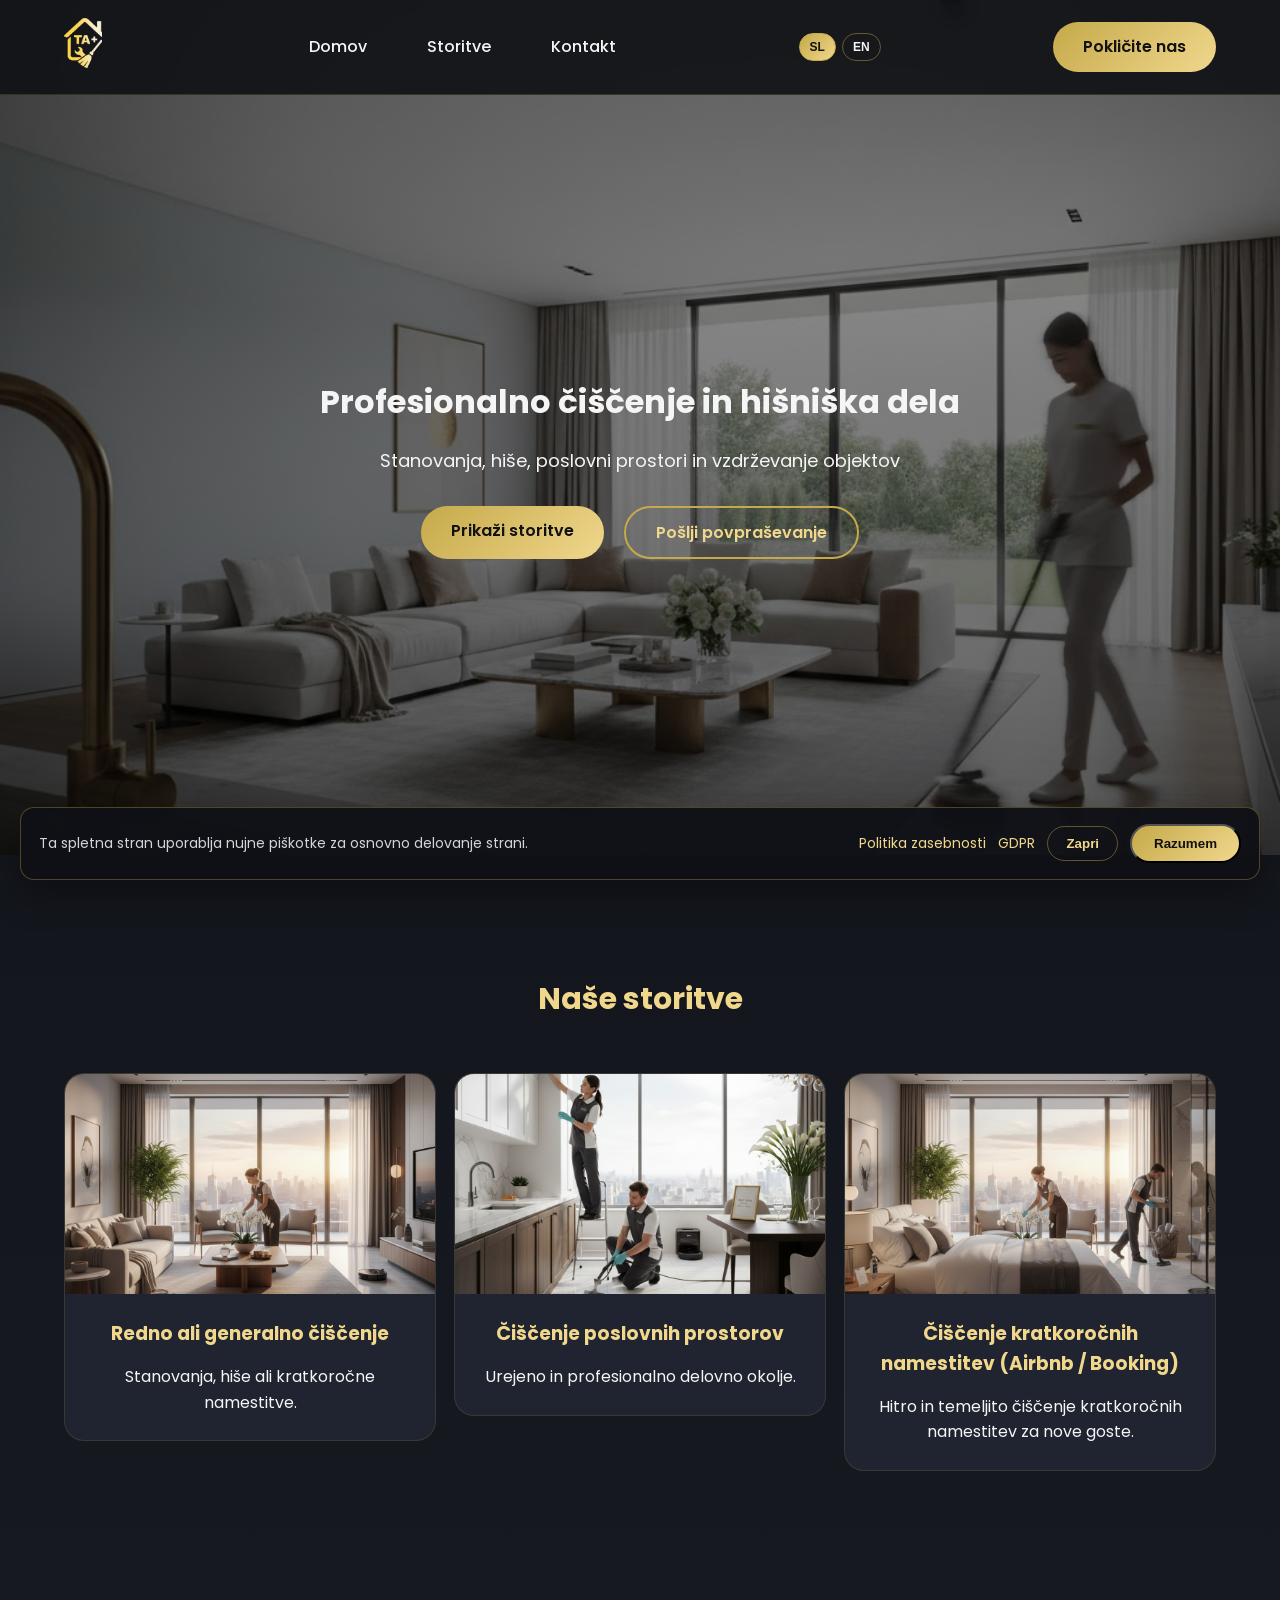
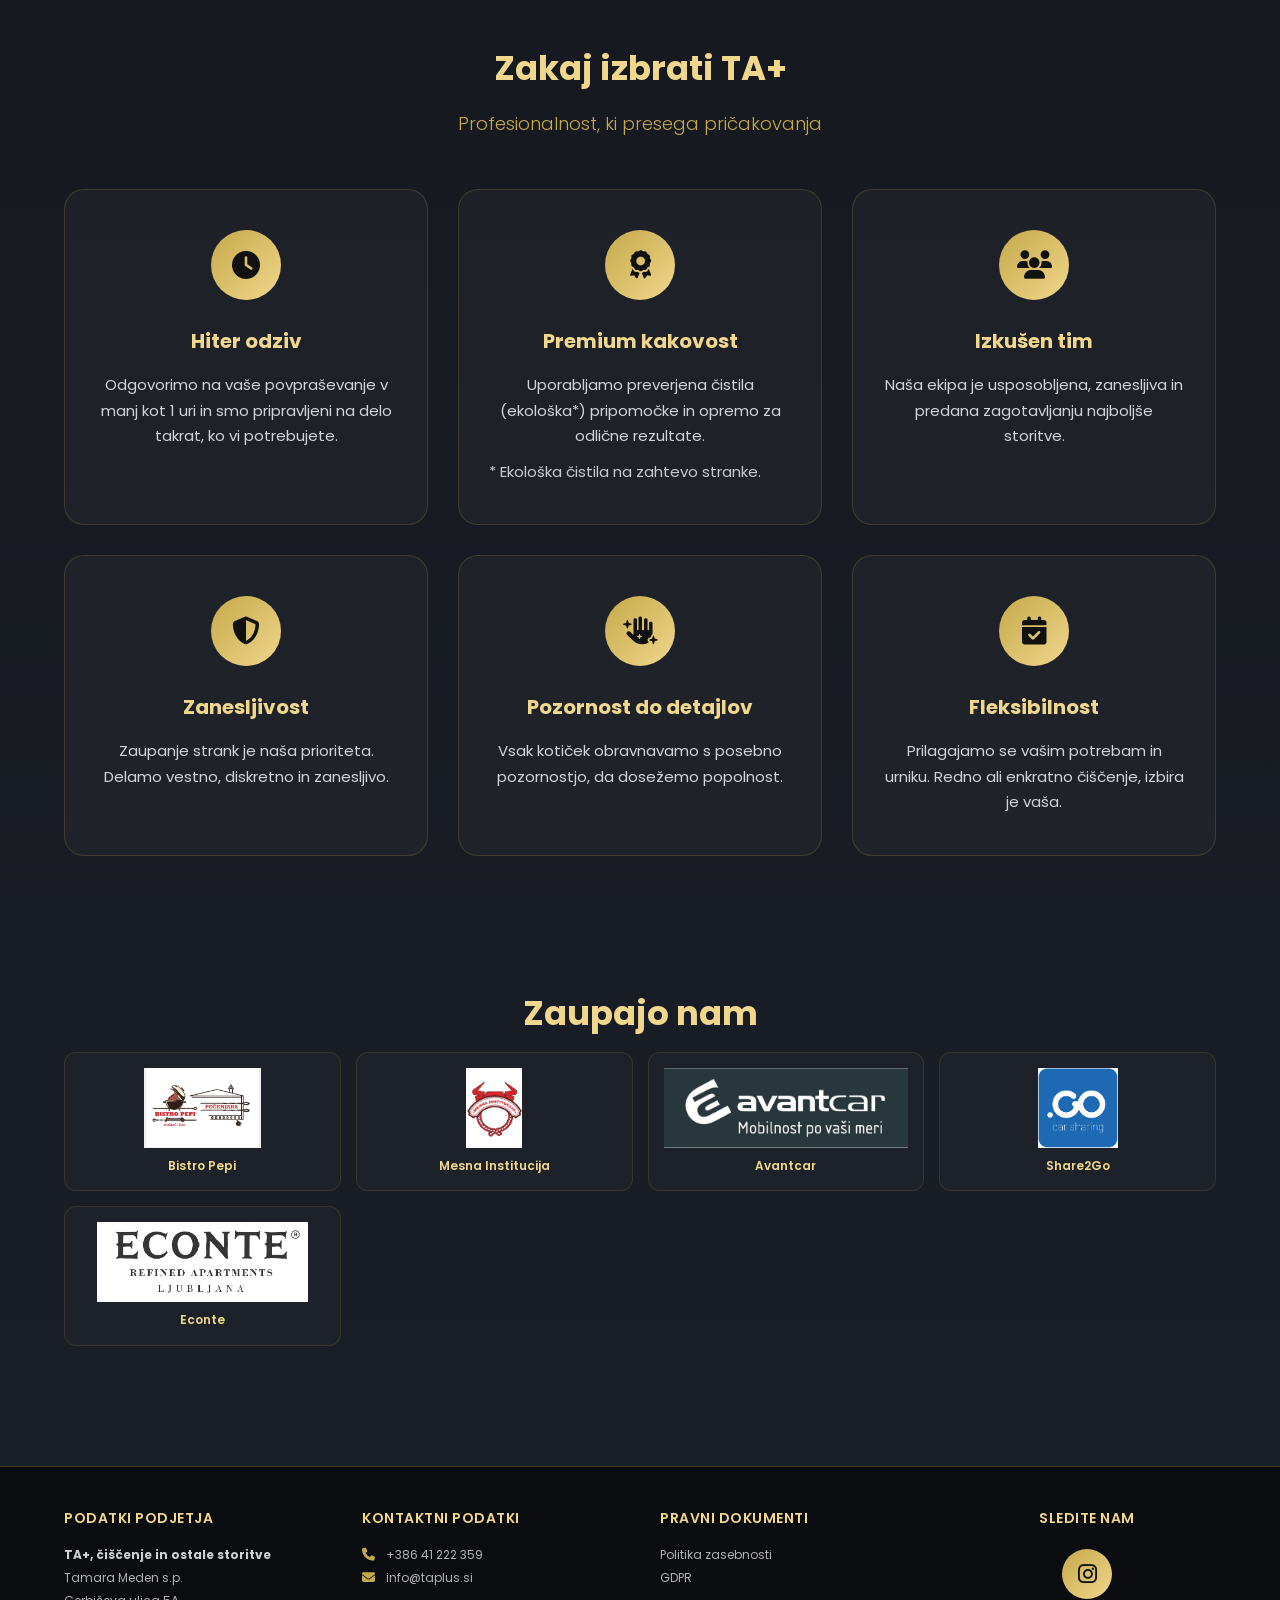
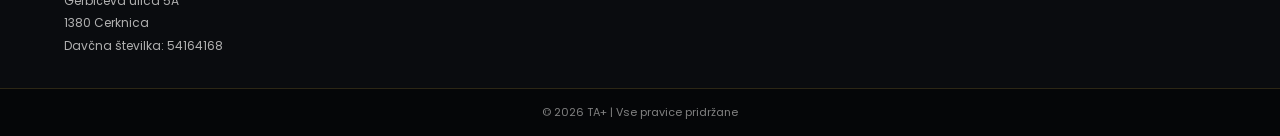
<file: index.html>
<!DOCTYPE html>
<html lang="sl">
<head>
<meta charset="UTF-8">
<meta name="viewport" content="width=device-width, initial-scale=1.0">
<meta name="description" content="TA+ čiščenje in vzdrževanje - profesionalno čiščenje stanovanj, hiš in poslovnih prostorov v Ljubljani. Odziv v manj kot 1 uri.">
<meta name="keywords" content="čiščenje Ljubljana, čiščenje stanovanja, čiščenje hiše, čiščenje poslovnih prostorov, vzdrževanje, hišni mojster">
<meta name="author" content="TA+, Tamara Meden">
<meta name="robots" content="index, follow">
<meta property="og:title" content="TA+ | Premium čiščenje Ljubljana">
<meta property="og:description" content="Profesionalno čiščenje in vzdrževanje za stanovanja, hiše in poslovne prostore. Odziv v manj kot 1 uri.">
<meta property="og:type" content="website">
<meta property="og:locale" content="sl_SI">
<meta property="og:site_name" content="TA+">
<meta name="twitter:card" content="summary_large_image">
<meta name="twitter:title" content="TA+ | Premium čiščenje Ljubljana">
<meta name="twitter:description" content="Profesionalno čiščenje in vzdrževanje po vaši meri.">
<title>TA+ | Premium čiščenje Ljubljana</title>
<link rel="canonical" href="https://taplus.si/index.html?lang=sl">
<link rel="alternate" hreflang="sl" href="https://taplus.si/index.html?lang=sl">
<link rel="alternate" hreflang="en" href="https://taplus.si/index.html?lang=en">
<link rel="alternate" hreflang="x-default" href="https://taplus.si/index.html?lang=sl">

<link rel="preconnect" href="https://fonts.googleapis.com">
<link rel="preconnect" href="https://fonts.gstatic.com" crossorigin>
<link rel="preconnect" href="https://cdnjs.cloudflare.com" crossorigin>
<link rel="preload" as="image" href="images/hero.jpg">
<link rel="stylesheet" href="css/style.css">
<link href="https://fonts.googleapis.com/css2?family=Poppins:wght@300;400;600;700&display=swap" rel="stylesheet">
<link rel="stylesheet" href="https://cdnjs.cloudflare.com/ajax/libs/font-awesome/6.4.0/css/all.min.css">
<script type="application/ld+json">
{
  "@context": "https://schema.org",
  "@type": "LocalBusiness",
  "name": "TA+",
  "description": "Professional cleaning and maintenance services in Ljubljana and surrounding area.",
  "url": "https://taplus.si/index.html",
  "telephone": "+38641222359",
  "email": "info@taplus.si",
  "address": {
    "@type": "PostalAddress",
    "streetAddress": "Gerbičeva ulica 5A",
    "addressLocality": "Cerknica",
    "postalCode": "1380",
    "addressCountry": "SI"
  },
  "areaServed": "Ljubljana",
  "sameAs": [
    "https://www.instagram.com/taplus.storitve/"
  ]
}
</script>
</head>

<body class="lux">

<header class="header">
  <div class="container nav">
    <a href="index.html">
      <img src="images/logo.png" class="logo-img" alt="TA+">
    </a>

    <!-- Desktop navigation -->
    <nav>
      <a href="index.html" data-i18n="nav_home">Domov</a>
      <a href="storitve.html" data-i18n="nav_services">Storitve</a>
      <a href="kontakt.html" data-i18n="nav_contact">Kontakt</a>
    </nav>

    <div class="lang-switch" aria-label="Language switcher">
      <button type="button" class="lang-btn active" data-lang="sl" aria-pressed="true">SL</button>
      <button type="button" class="lang-btn" data-lang="en" aria-pressed="false">EN</button>
    </div>

    <button type="button" class="hamburger" id="hamburger-btn" aria-label="Toggle navigation menu">
      <span></span>
      <span></span>
      <span></span>
    </button>

    <!-- Mobile navigation -->
    <nav id="mobile-nav">
      <a href="index.html" data-i18n="nav_home">Domov</a>
      <a href="storitve.html" data-i18n="nav_services">Storitve</a>
      <a href="kontakt.html" data-i18n="nav_contact">Kontakt</a>
    </nav>

    <a class="btn-gold" href="tel:+38641222359" data-i18n="call_us">Pokličite nas</a>
  </div>
</header>


<!-- HERO -->
<section class="hero">
  <div class="overlay"></div>
  <div class="hero-content">
    <h1 data-i18n="hero_title">Profesionalno čiščenje in hišniška dela</h1>
    <p data-i18n="hero_text">Stanovanja, hiše, poslovni prostori in vzdrževanje objektov</p>
    
    <div class="hero-buttons">
      <a href="storitve.html" class="btn-gold" data-i18n="hero_btn_services">Prikaži storitve</a>
      <a href="kontakt.html" class="btn-outline" data-i18n="hero_btn_contact">Pošlji povpraševanje</a>
    </div>
  </div>
</section>


<!-- STORITVE -->
<section class="services container">
  <h2 data-i18n="services_title">Naše storitve</h2>

  <div class="service-grid">

    <a href="storitve.html#redno" class="card-link">
      <div class="card">
        <img src="images/redno.jpg" alt="Redno ali generalno čiščenje" loading="lazy" decoding="async">
        <div class="card-content">
          <h3 data-i18n="service_1_title">Redno ali generalno čiščenje</h3>
          <p data-i18n="service_1_text">Stanovanja, hiše ali kratkoročne namestitve.</p>
        </div>
      </div>
    </a>

    <a href="storitve.html#poslovno" class="card-link">
      <div class="card">
        <img src="images/generalno.jpg" alt="Čiščenje poslovnih prostorov" loading="lazy" decoding="async">
        <div class="card-content">
          <h3 data-i18n="service_2_title">Čiščenje poslovnih prostorov</h3>
          <p data-i18n="service_2_text">Urejeno in profesionalno delovno okolje.</p>
        </div>
      </div>
    </a>

    <a href="storitve.html#ciscenje-kratkorocnih" class="card-link">
      <div class="card">
        <img src="images/namestitev.jpg" alt="Čiščenje kratkoročnih namestitev" loading="lazy" decoding="async">
        <div class="card-content">
          <h3 data-i18n="service_3_title">Čiščenje kratkoročnih namestitev (Airbnb / Booking)</h3>
          <p data-i18n="service_3_text">Hitro in temeljito čiščenje kratkoročnih nametitev za nove goste.</p>
        </div>
      </div>
    </a>

  </div>
</section>


<!-- ZAKAJ IZBRATI TA+ -->
<section class="why-us container">
  <h2 data-i18n="why_title">Zakaj izbrati TA+</h2>
  <p class="subtitle" data-i18n="why_subtitle">Profesionalnost, ki presega pričakovanja</p>
  
  <div class="why-grid">
    
    <div class="why-card">
      <div class="why-icon">
        <i class="fas fa-clock"></i>
      </div>
      <h3 data-i18n="why_1_title">Hiter odziv</h3>
      <p data-i18n="why_1_text">Odgovorimo na vaše povpraševanje v manj kot 1 uri in smo pripravljeni na delo takrat, ko vi potrebujete.</p>
    </div>

    <div class="why-card">
      <div class="why-icon">
        <i class="fas fa-award"></i>
      </div>
      <h3 data-i18n="why_2_title">Premium kakovost</h3>
      <p data-i18n="why_2_text">Uporabljamo preverjena čistila (ekološka*) pripomočke in opremo za odlične rezultate.</p>
      <p class="eco-note" data-i18n="why_2_note">* Ekološka čistila na zahtevo stranke.</p>
    </div>

    <div class="why-card">
      <div class="why-icon">
        <i class="fas fa-users"></i>
      </div>
      <h3 data-i18n="why_3_title">Izkušen tim</h3>
      <p data-i18n="why_3_text">Naša ekipa je usposobljena, zanesljiva in predana zagotavljanju najboljše storitve.</p>
    </div>

    <div class="why-card">
      <div class="why-icon">
        <i class="fas fa-shield-alt"></i>
      </div>
      <h3 data-i18n="why_4_title">Zanesljivost</h3>
      <p data-i18n="why_4_text">Zaupanje strank je naša prioriteta. Delamo vestno, diskretno in zanesljivo.</p>
    </div>

    <div class="why-card">
      <div class="why-icon">
        <i class="fas fa-hand-sparkles"></i>
      </div>
      <h3 data-i18n="why_5_title">Pozornost do detajlov</h3>
      <p data-i18n="why_5_text">Vsak kotiček obravnavamo s posebno pozornostjo, da dosežemo popolnost.</p>
    </div>

    <div class="why-card">
      <div class="why-icon">
        <i class="fas fa-calendar-check"></i>
      </div>
      <h3 data-i18n="why_6_title">Fleksibilnost</h3>
      <p data-i18n="why_6_text">Prilagajamo se vašim potrebam in urniku. Redno ali enkratno čiščenje, izbira je vaša.</p>
    </div>

  </div>
</section>


<section class="trusted-by container">
  <h2 data-i18n="trusted_title">Zaupajo nam</h2>

  <div class="trusted-grid">
    <div class="trusted-card">
      <a href="https://www.bistro-pepi.si/" target="_blank" rel="noopener noreferrer">
        <img src="images/reference/Bistro Pepi.jpg" alt="Bistro Pepi" loading="lazy" decoding="async">
      </a>
      <p>Bistro Pepi</p>
    </div>

    <div class="trusted-card">
      <img src="images/reference/Mesna Institucija.jpg" alt="Mesna Institucija" loading="lazy" decoding="async">
      <p>Mesna Institucija</p>
    </div>

    <div class="trusted-card">
      <a href="https://www.avantcar.si/sl/" target="_blank" rel="noopener noreferrer">
        <img src="images/reference/avantcar.png" alt="Avantcar" loading="lazy" decoding="async">
      </a>
      <p>Avantcar</p>
    </div>

    <div class="trusted-card">
      <a href="https://avant2go.si/" target="_blank" rel="noopener noreferrer">
        <img src="images/reference/share2go.png" alt="Share2Go" loading="lazy" decoding="async">
      </a>
      <p>Share2Go</p>
    </div>

    <div class="trusted-card">
      <a href="https://econte.si/" target="_blank" rel="noopener noreferrer">
        <img src="images/econte.jpeg" alt="Econte" loading="lazy" decoding="async">
      </a>
      <p>Econte</p>
    </div>


  </div>
</section>

<footer>
  <div class="container footer-content">
    <div class="footer-col">
      <h3 data-i18n="footer_company_title">Podatki podjetja</h3>
      <p data-i18n-html="footer_company_text">
        <strong>TA+, čiščenje in ostale storitve</strong><br>
        Tamara Meden s.p.<br>
        Gerbičeva ulica 5A<br>
        1380 Cerknica<br>
        Davčna številka: 54164168
      </p>
    </div>
    
    <div class="footer-col">
      <h3 data-i18n="footer_contact_title">Kontaktni podatki</h3>
      <p>
        <i class="fas fa-phone"></i> <a href="tel:+38641222359">+386 41 222 359</a><br>
        <i class="fas fa-envelope"></i> <a href="mailto:info@taplus.si">info@taplus.si</a>
      </p>
    </div>

    <div class="footer-col">
      <h3 data-i18n="footer_legal_title">Pravni dokumenti</h3>
      <p>
        <a href="politika-zasebnosti.html" data-i18n="footer_privacy">Politika zasebnosti</a><br>
        <a href="gdpr.html" data-i18n="footer_gdpr">GDPR</a>
      </p>
    </div>
    
    <div class="footer-col social-col">
      <h3 data-i18n="footer_follow">Sledite nam</h3>
      <a href="https://www.instagram.com/taplus.storitve/" target="_blank" rel="noopener" class="social-icon" title="Instagram">
        <i class="fab fa-instagram"></i>
      </a>
    </div>
  </div>
  
  <div class="footer-bottom">
    <div class="container">
      <p data-i18n="footer_rights">© 2026 TA+ | Vse pravice pridržane</p>
    </div>
  </div>
</footer>

<script>
document.addEventListener('DOMContentLoaded', function() {
  const i18n = {
    sl: {
      page_title: 'TA+ | Premium čiščenje Ljubljana',
      meta_description: 'TA+ čiščenje in vzdrževanje - profesionalno čiščenje stanovanj, hiš in poslovnih prostorov v Ljubljani. Odziv v manj kot 1 uri.',
      og_title: 'TA+ | Premium čiščenje Ljubljana',
      og_description: 'Profesionalno čiščenje in vzdrževanje za stanovanja, hiše in poslovne prostore. Odziv v manj kot 1 uri.',
      og_locale: 'sl_SI',
      twitter_title: 'TA+ | Premium čiščenje Ljubljana',
      twitter_description: 'Profesionalno čiščenje in vzdrževanje po vaši meri.',
      nav_home: 'Domov',
      nav_services: 'Storitve',
      nav_contact: 'Kontakt',
      call_us: 'Pokličite nas',
      hero_title: 'Profesionalno čiščenje in hišniška dela',
      hero_text: 'Stanovanja, hiše, poslovni prostori in vzdrževanje objektov',
      hero_btn_services: 'Prikaži storitve',
      hero_btn_contact: 'Pošlji povpraševanje',
      services_title: 'Naše storitve',
      service_1_title: 'Redno ali generalno čiščenje',
      service_1_text: 'Stanovanja, hiše ali kratkoročne namestitve.',
      service_2_title: 'Čiščenje poslovnih prostorov',
      service_2_text: 'Urejeno in profesionalno delovno okolje.',
      service_3_title: 'Čiščenje kratkoročnih namestitev (Airbnb / Booking)',
      service_3_text: 'Hitro in temeljito čiščenje kratkoročnih namestitev za nove goste.',
      why_title: 'Zakaj izbrati TA+',
      why_subtitle: 'Profesionalnost, ki presega pričakovanja',
      why_1_title: 'Hiter odziv',
      why_1_text: 'Odgovorimo na vaše povpraševanje v manj kot 1 uri in smo pripravljeni na delo takrat, ko vi potrebujete.',
      why_2_title: 'Premium kakovost',
      why_2_text: 'Uporabljamo preverjena čistila (ekološka*) pripomočke in opremo za odlične rezultate.',
      why_2_note: '* Ekološka čistila na zahtevo stranke.',
      why_3_title: 'Izkušen tim',
      why_3_text: 'Naša ekipa je usposobljena, zanesljiva in predana zagotavljanju najboljše storitve.',
      why_4_title: 'Zanesljivost',
      why_4_text: 'Zaupanje strank je naša prioriteta. Delamo vestno, diskretno in zanesljivo.',
      why_5_title: 'Pozornost do detajlov',
      why_5_text: 'Vsak kotiček obravnavamo s posebno pozornostjo, da dosežemo popolnost.',
      why_6_title: 'Fleksibilnost',
      why_6_text: 'Prilagajamo se vašim potrebam in urniku. Redno ali enkratno čiščenje, izbira je vaša.',
      trusted_title: 'Zaupajo nam',
      footer_company_title: 'Podatki podjetja',
      footer_company_text: '<strong>TA+, čiščenje in ostale storitve</strong><br>Tamara Meden s.p.<br>Gerbičeva ulica 5A<br>1380 Cerknica<br>Davčna številka: 54164168',
      footer_contact_title: 'Kontaktni podatki',
      footer_legal_title: 'Pravni dokumenti',
      footer_privacy: 'Politika zasebnosti',
      footer_gdpr: 'GDPR',
      footer_follow: 'Sledite nam',
      footer_rights: '© 2026 TA+ | Vse pravice pridržane'
    },
    en: {
      page_title: 'TA+ | Premium Cleaning Ljubljana',
      meta_description: 'TA+ cleaning and maintenance - professional cleaning for apartments, houses and business premises in Ljubljana. Response in less than 1 hour.',
      og_title: 'TA+ | Premium Cleaning Ljubljana',
      og_description: 'Professional cleaning and maintenance for apartments, houses and business premises. Response in less than 1 hour.',
      og_locale: 'en_US',
      twitter_title: 'TA+ | Premium Cleaning Ljubljana',
      twitter_description: 'Professional cleaning and maintenance tailored to your needs.',
      nav_home: 'Home',
      nav_services: 'Services',
      nav_contact: 'Contact',
      call_us: 'Call us',
      hero_title: 'Professional cleaning and maintenance services',
      hero_text: 'Apartments, houses, business premises and property maintenance',
      hero_btn_services: 'View services',
      hero_btn_contact: 'Send inquiry',
      services_title: 'Our services',
      service_1_title: 'Regular or deep cleaning',
      service_1_text: 'Apartments, houses or short-term rentals.',
      service_2_title: 'Commercial cleaning',
      service_2_text: 'Neat and professional work environment.',
      service_3_title: 'Short-term rental cleaning (Airbnb / Booking)',
      service_3_text: 'Fast and thorough cleaning of short-term rentals for new guests.',
      why_title: 'Why choose TA+',
      why_subtitle: 'Professionalism that exceeds expectations',
      why_1_title: 'Fast response',
      why_1_text: 'We respond to your inquiry in under 1 hour and are ready when you need us.',
      why_2_title: 'Premium quality',
      why_2_text: 'We use proven cleaners (eco options*) tools and equipment for excellent results.',
      why_2_note: '* Eco-friendly cleaning products available on request.',
      why_3_title: 'Experienced team',
      why_3_text: 'Our team is trained, reliable and dedicated to delivering top service.',
      why_4_title: 'Reliability',
      why_4_text: 'Client trust is our priority. We work carefully, discreetly and reliably.',
      why_5_title: 'Attention to detail',
      why_5_text: 'We treat every corner with special care to achieve perfection.',
      why_6_title: 'Flexibility',
      why_6_text: 'We adapt to your needs and schedule. Regular or one-time cleaning, your choice.',
      trusted_title: 'Trusted by',
      footer_company_title: 'Company information',
      footer_company_text: '<strong>TA+, cleaning and other services</strong><br>Tamara Meden s.p.<br>Gerbičeva ulica 5A<br>1380 Cerknica<br>Tax number: 54164168',
      footer_contact_title: 'Contact details',
      footer_legal_title: 'Legal documents',
      footer_privacy: 'Privacy policy',
      footer_gdpr: 'GDPR',
      footer_follow: 'Follow us',
      footer_rights: '© 2026 TA+ | All rights reserved'
    }
  };

  const langButtons = document.querySelectorAll('.lang-btn');

  function setLanguage(lang) {
    const selected = i18n[lang] ? lang : 'sl';
    const translations = i18n[selected];

    document.documentElement.lang = selected;
    document.title = translations.page_title;

    const metaDescription = document.querySelector('meta[name="description"]');
    const ogTitle = document.querySelector('meta[property="og:title"]');
    const ogDescription = document.querySelector('meta[property="og:description"]');
    const ogLocale = document.querySelector('meta[property="og:locale"]');
    const twitterTitle = document.querySelector('meta[name="twitter:title"]');
    const twitterDescription = document.querySelector('meta[name="twitter:description"]');

    if (metaDescription && translations.meta_description) metaDescription.setAttribute('content', translations.meta_description);
    if (ogTitle && translations.og_title) ogTitle.setAttribute('content', translations.og_title);
    if (ogDescription && translations.og_description) ogDescription.setAttribute('content', translations.og_description);
    if (ogLocale && translations.og_locale) ogLocale.setAttribute('content', translations.og_locale);
    if (twitterTitle && translations.twitter_title) twitterTitle.setAttribute('content', translations.twitter_title);
    if (twitterDescription && translations.twitter_description) twitterDescription.setAttribute('content', translations.twitter_description);

    document.querySelectorAll('[data-i18n]').forEach(element => {
      const key = element.getAttribute('data-i18n');
      if (translations[key]) {
        element.textContent = translations[key];
      }
    });

    document.querySelectorAll('[data-i18n-html]').forEach(element => {
      const key = element.getAttribute('data-i18n-html');
      if (translations[key]) {
        element.innerHTML = translations[key];
      }
    });

    langButtons.forEach(button => {
      const isActive = button.dataset.lang === selected;
      button.classList.toggle('active', isActive);
      button.setAttribute('aria-pressed', isActive ? 'true' : 'false');
    });

    localStorage.setItem('siteLanguage', selected);

    const currentUrl = new URL(window.location.href);
    currentUrl.searchParams.set('lang', selected);
    window.history.replaceState({}, '', `${currentUrl.pathname}${currentUrl.search}${currentUrl.hash}`);

    const canonical = document.querySelector('link[rel="canonical"]');
    if (canonical) {
      canonical.setAttribute('href', `https://taplus.si/index.html?lang=${selected}`);
    }
  }

  langButtons.forEach(button => {
    button.addEventListener('click', function() {
      setLanguage(button.dataset.lang);
    });
  });

  const languageFromUrl = new URLSearchParams(window.location.search).get('lang');
  const savedLanguage = (languageFromUrl && i18n[languageFromUrl]) ? languageFromUrl : (localStorage.getItem('siteLanguage') || 'sl');
  setLanguage(savedLanguage);

  // Hamburger menu toggle
  const hamburgerBtn = document.getElementById('hamburger-btn');
  const mobileNav = document.getElementById('mobile-nav');
  
  if (hamburgerBtn) {
    hamburgerBtn.addEventListener('click', function() {
      mobileNav.classList.toggle('active');
      hamburgerBtn.classList.toggle('active');
    });
    
    // Close menu when clicking a link
    const navLinks = mobileNav.querySelectorAll('a');
    navLinks.forEach(link => {
      link.addEventListener('click', function() {
        mobileNav.classList.remove('active');
        hamburgerBtn.classList.remove('active');
      });
    });
  }
  
  // Form submission handler
  const form = document.querySelector('form[name="povprasevanje"]');
  const statusMsg = document.getElementById('form-status');
  
  if (form) {
    form.addEventListener('submit', function() {
      const btn = form.querySelector('button[type="submit"]');
      btn.disabled = true;
      btn.textContent = 'Pošiljam...';
      statusMsg.style.display = 'block';
      statusMsg.textContent = 'Pošiljam vaše povpraševanje...';
    });
  }
});
</script>

<script src="js/cookie-notice.js"></script>

</body>
</html>
</file>
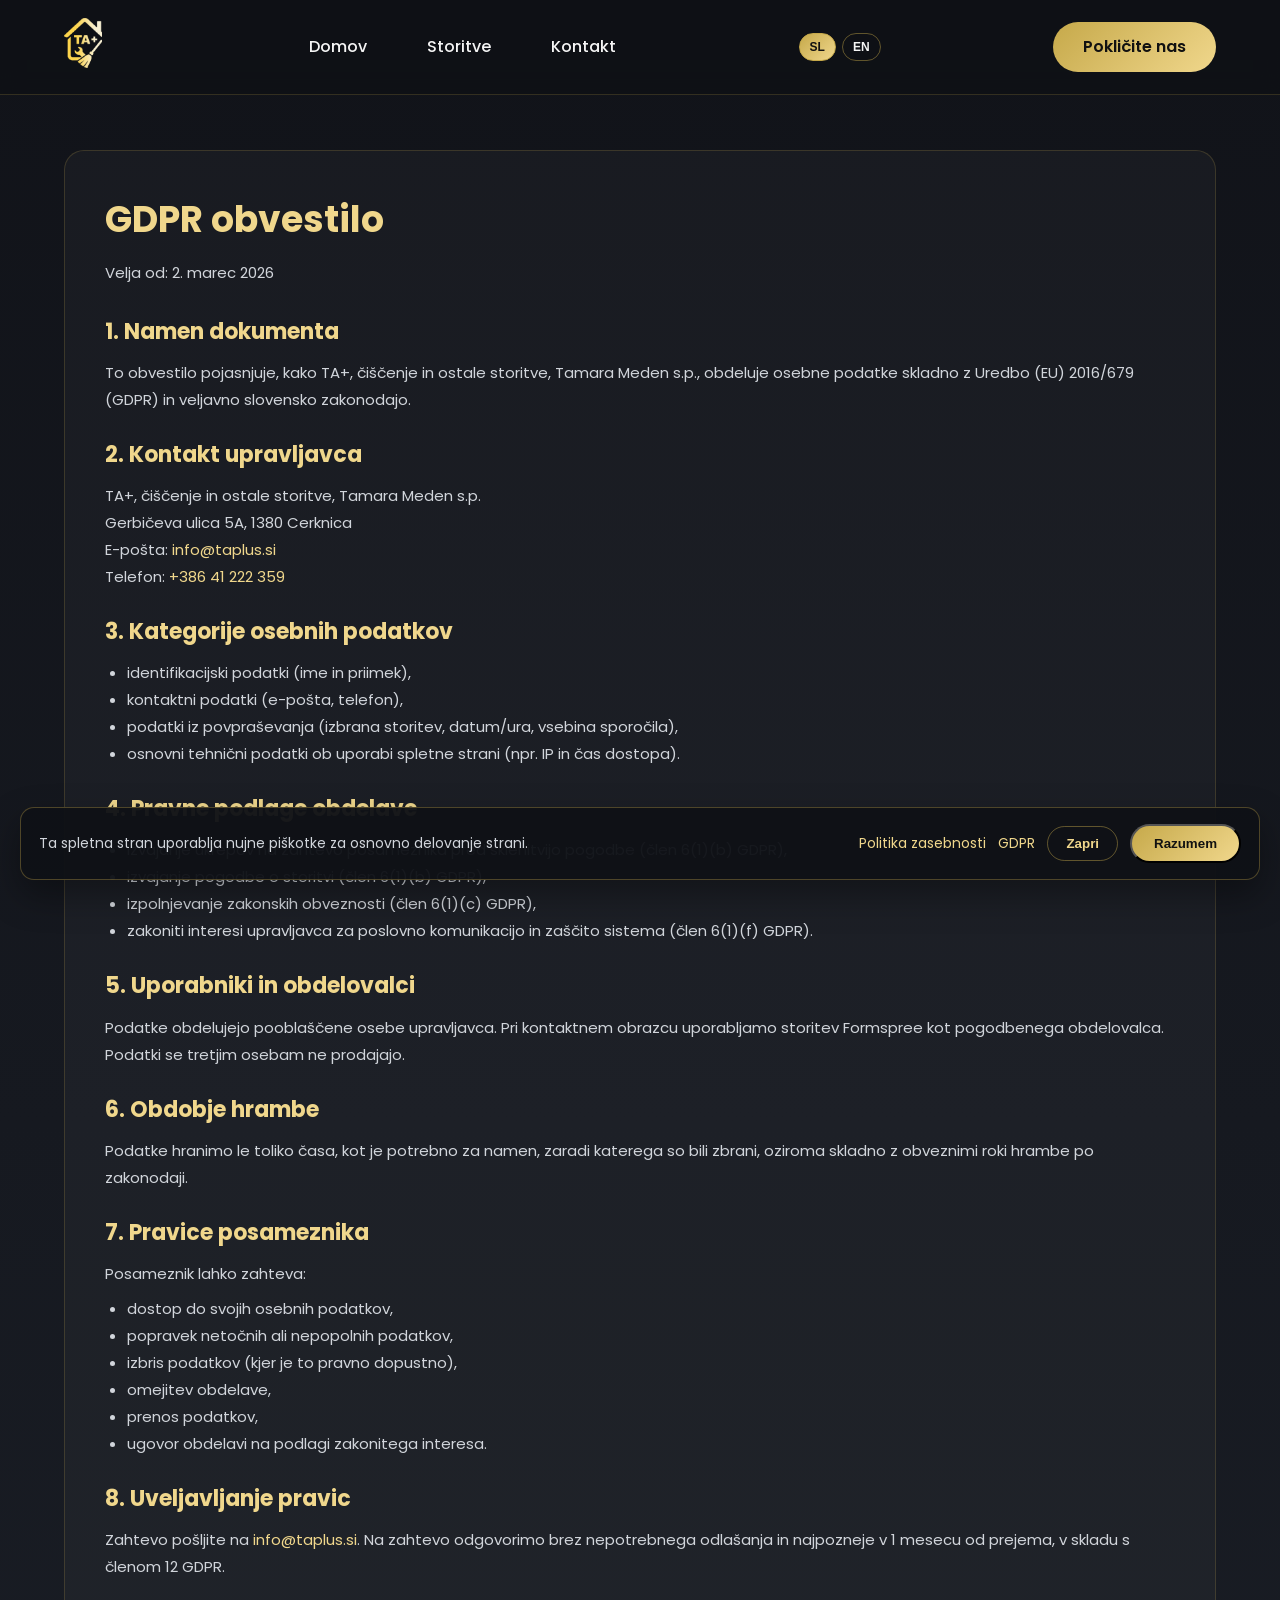
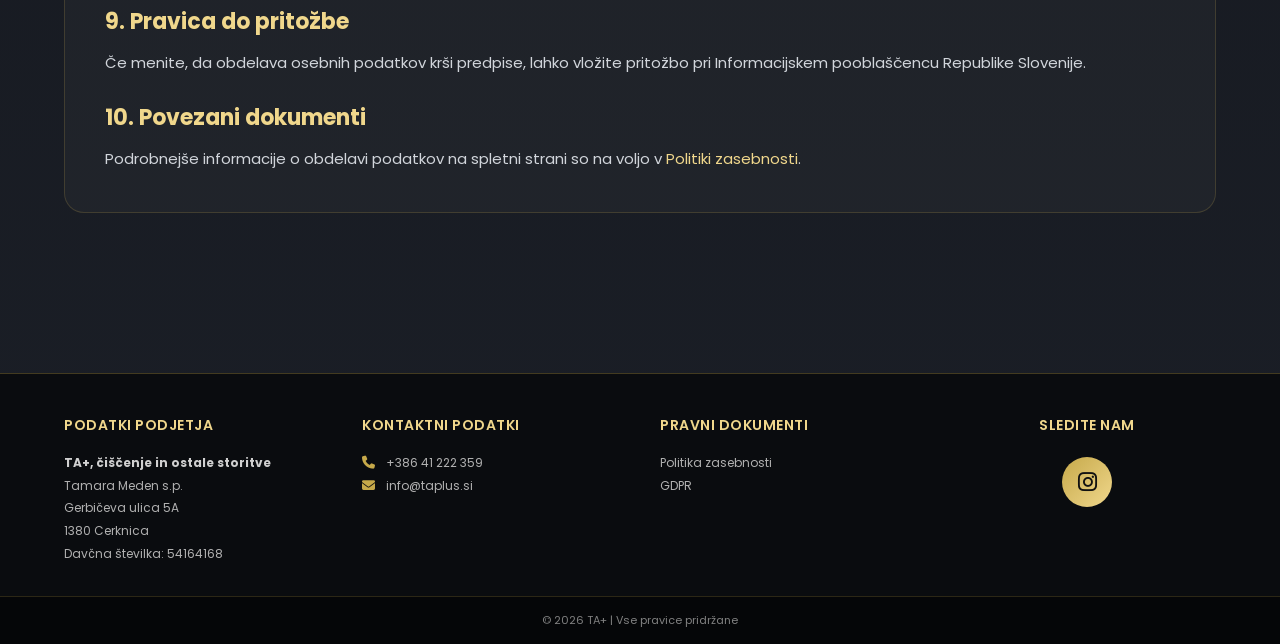
<file: gdpr.html>
<!DOCTYPE html>
<html lang="sl">
<head>
<meta charset="UTF-8">
<meta name="viewport" content="width=device-width, initial-scale=1.0">
<meta name="description" content="GDPR obvestilo in pravice posameznika pri obdelavi osebnih podatkov.">
<meta name="robots" content="index, follow">
<meta property="og:title" content="GDPR | TA+ Čiščenje Ljubljana">
<meta property="og:description" content="Pravice posameznika in pravne podlage obdelave osebnih podatkov skladno z GDPR.">
<meta property="og:type" content="website">
<meta property="og:locale" content="sl_SI">
<meta property="og:site_name" content="TA+">
<title>GDPR | TA+ Čiščenje Ljubljana</title>
<link rel="canonical" href="https://taplus.si/gdpr.html?lang=sl">
<link rel="alternate" hreflang="sl" href="https://taplus.si/gdpr.html?lang=sl">
<link rel="alternate" hreflang="en" href="https://taplus.si/gdpr.html?lang=en">
<link rel="alternate" hreflang="x-default" href="https://taplus.si/gdpr.html?lang=sl">
<link rel="preconnect" href="https://fonts.googleapis.com">
<link rel="preconnect" href="https://fonts.gstatic.com" crossorigin>
<link rel="preconnect" href="https://cdnjs.cloudflare.com" crossorigin>
<link rel="stylesheet" href="css/style.css">
<link href="https://fonts.googleapis.com/css2?family=Poppins:wght@300;400;600;700&display=swap" rel="stylesheet">
<link rel="stylesheet" href="https://cdnjs.cloudflare.com/ajax/libs/font-awesome/6.4.0/css/all.min.css">
</head>

<body class="lux">

<header class="header">
  <div class="container nav">
    <a href="index.html">
      <img src="images/logo.png" class="logo-img" alt="TA+">
    </a>

    <nav>
      <a href="index.html" data-i18n="nav_home">Domov</a>
      <a href="storitve.html" data-i18n="nav_services">Storitve</a>
      <a href="kontakt.html" data-i18n="nav_contact">Kontakt</a>
    </nav>

    <div class="lang-switch" aria-label="Language switcher">
      <button type="button" class="lang-btn active" data-lang="sl" aria-pressed="true">SL</button>
      <button type="button" class="lang-btn" data-lang="en" aria-pressed="false">EN</button>
    </div>

    <button type="button" class="hamburger" id="hamburger-btn" aria-label="Toggle navigation menu">
      <span></span>
      <span></span>
      <span></span>
    </button>

    <nav id="mobile-nav">
      <a href="index.html" data-i18n="nav_home">Domov</a>
      <a href="storitve.html" data-i18n="nav_services">Storitve</a>
      <a href="kontakt.html" data-i18n="nav_contact">Kontakt</a>
    </nav>

    <a class="btn-gold" href="tel:+38641222359" data-i18n="call_us">Pokličite nas</a>
  </div>
</header>

<section class="legal-page">
  <div class="container legal-card">
    <div data-i18n-html="legal_content">
    <h1>GDPR obvestilo</h1>
    <p class="legal-meta">Velja od: 2. marec 2026</p>

    <h2>1. Namen dokumenta</h2>
    <p>
      To obvestilo pojasnjuje, kako TA+, čiščenje in ostale storitve, Tamara Meden s.p., obdeluje osebne podatke
      skladno z Uredbo (EU) 2016/679 (GDPR) in veljavno slovensko zakonodajo.
    </p>

    <h2>2. Kontakt upravljavca</h2>
    <p>
      TA+, čiščenje in ostale storitve, Tamara Meden s.p.<br>
      Gerbičeva ulica 5A, 1380 Cerknica<br>
      E-pošta: <a href="mailto:info@taplus.si">info@taplus.si</a><br>
      Telefon: <a href="tel:+38641222359">+386 41 222 359</a>
    </p>

    <h2>3. Kategorije osebnih podatkov</h2>
    <ul>
      <li>identifikacijski podatki (ime in priimek),</li>
      <li>kontaktni podatki (e-pošta, telefon),</li>
      <li>podatki iz povpraševanja (izbrana storitev, datum/ura, vsebina sporočila),</li>
      <li>osnovni tehnični podatki ob uporabi spletne strani (npr. IP in čas dostopa).</li>
    </ul>

    <h2>4. Pravne podlage obdelave</h2>
    <ul>
      <li>izvajanje ukrepov na zahtevo posameznika pred sklenitvijo pogodbe (člen 6(1)(b) GDPR),</li>
      <li>izvajanje pogodbe o storitvi (člen 6(1)(b) GDPR),</li>
      <li>izpolnjevanje zakonskih obveznosti (člen 6(1)(c) GDPR),</li>
      <li>zakoniti interesi upravljavca za poslovno komunikacijo in zaščito sistema (člen 6(1)(f) GDPR).</li>
    </ul>

    <h2>5. Uporabniki in obdelovalci</h2>
    <p>
      Podatke obdelujejo pooblaščene osebe upravljavca. Pri kontaktnem obrazcu uporabljamo storitev Formspree
      kot pogodbenega obdelovalca. Podatki se tretjim osebam ne prodajajo.
    </p>

    <h2>6. Obdobje hrambe</h2>
    <p>
      Podatke hranimo le toliko časa, kot je potrebno za namen, zaradi katerega so bili zbrani,
      oziroma skladno z obveznimi roki hrambe po zakonodaji.
    </p>

    <h2>7. Pravice posameznika</h2>
    <p>Posameznik lahko zahteva:</p>
    <ul>
      <li>dostop do svojih osebnih podatkov,</li>
      <li>popravek netočnih ali nepopolnih podatkov,</li>
      <li>izbris podatkov (kjer je to pravno dopustno),</li>
      <li>omejitev obdelave,</li>
      <li>prenos podatkov,</li>
      <li>ugovor obdelavi na podlagi zakonitega interesa.</li>
    </ul>

    <h2>8. Uveljavljanje pravic</h2>
    <p>
      Zahtevo pošljite na <a href="mailto:info@taplus.si">info@taplus.si</a>.
      Na zahtevo odgovorimo brez nepotrebnega odlašanja in najpozneje v 1 mesecu od prejema,
      v skladu s členom 12 GDPR.
    </p>

    <h2>9. Pravica do pritožbe</h2>
    <p>
      Če menite, da obdelava osebnih podatkov krši predpise, lahko vložite pritožbo pri
      Informacijskem pooblaščencu Republike Slovenije.
    </p>

    <h2>10. Povezani dokumenti</h2>
    <p>
      Podrobnejše informacije o obdelavi podatkov na spletni strani so na voljo v
      <a href="politika-zasebnosti.html">Politiki zasebnosti</a>.
    </p>
    </div>
  </div>
</section>

<footer>
  <div class="container footer-content">
    <div class="footer-col">
      <h3 data-i18n="footer_company_title">Podatki podjetja</h3>
      <p data-i18n-html="footer_company_text">
        <strong>TA+, čiščenje in ostale storitve</strong><br>
        Tamara Meden s.p.<br>
        Gerbičeva ulica 5A<br>
        1380 Cerknica<br>
        Davčna številka: 54164168
      </p>
    </div>
    
    <div class="footer-col">
      <h3 data-i18n="footer_contact_title">Kontaktni podatki</h3>
      <p>
        <i class="fas fa-phone"></i> <a href="tel:+38641222359">+386 41 222 359</a><br>
        <i class="fas fa-envelope"></i> <a href="mailto:info@taplus.si">info@taplus.si</a>
      </p>
    </div>

    <div class="footer-col">
      <h3 data-i18n="footer_legal_title">Pravni dokumenti</h3>
      <p>
        <a href="politika-zasebnosti.html" data-i18n="footer_privacy">Politika zasebnosti</a><br>
        <a href="gdpr.html" data-i18n="footer_gdpr">GDPR</a>
      </p>
    </div>
    
    <div class="footer-col social-col">
      <h3 data-i18n="footer_follow">Sledite nam</h3>
      <a href="https://www.instagram.com/taplus.storitve/" target="_blank" rel="noopener" class="social-icon" title="Instagram">
        <i class="fab fa-instagram"></i>
      </a>
    </div>
  </div>
  
  <div class="footer-bottom">
    <div class="container">
      <p data-i18n="footer_rights">© 2026 TA+ | Vse pravice pridržane</p>
    </div>
  </div>
</footer>

<script>
document.addEventListener('DOMContentLoaded', function() {
  const i18n = {
    sl: {
      page_title: 'GDPR | TA+ Čiščenje Ljubljana',
      meta_description: 'GDPR obvestilo in pravice posameznika pri obdelavi osebnih podatkov.',
      og_title: 'GDPR | TA+ Čiščenje Ljubljana',
      og_description: 'Pravice posameznika in pravne podlage obdelave osebnih podatkov skladno z GDPR.',
      og_locale: 'sl_SI',
      nav_home: 'Domov',
      nav_services: 'Storitve',
      nav_contact: 'Kontakt',
      call_us: 'Pokličite nas',
      legal_content: '<h1>GDPR obvestilo</h1><p class="legal-meta">Velja od: 2. marec 2026</p><h2>1. Namen dokumenta</h2><p>To obvestilo pojasnjuje, kako TA+, čiščenje in ostale storitve, Tamara Meden s.p., obdeluje osebne podatke skladno z Uredbo (EU) 2016/679 (GDPR) in veljavno slovensko zakonodajo.</p><h2>2. Kontakt upravljavca</h2><p>TA+, čiščenje in ostale storitve, Tamara Meden s.p.<br>Gerbičeva ulica 5A, 1380 Cerknica<br>E-pošta: <a href="mailto:info@taplus.si">info@taplus.si</a><br>Telefon: <a href="tel:+38641222359">+386 41 222 359</a></p><h2>3. Kategorije osebnih podatkov</h2><ul><li>identifikacijski podatki (ime in priimek),</li><li>kontaktni podatki (e-pošta, telefon),</li><li>podatki iz povpraševanja (izbrana storitev, datum/ura, vsebina sporočila),</li><li>osnovni tehnični podatki ob uporabi spletne strani (npr. IP in čas dostopa).</li></ul><h2>4. Pravne podlage obdelave</h2><ul><li>izvajanje ukrepov na zahtevo posameznika pred sklenitvijo pogodbe (člen 6(1)(b) GDPR),</li><li>izvajanje pogodbe o storitvi (člen 6(1)(b) GDPR),</li><li>izpolnjevanje zakonskih obveznosti (člen 6(1)(c) GDPR),</li><li>zakoniti interesi upravljavca za poslovno komunikacijo in zaščito sistema (člen 6(1)(f) GDPR).</li></ul><h2>5. Uporabniki in obdelovalci</h2><p>Podatke obdelujejo pooblaščene osebe upravljavca. Pri kontaktnem obrazcu uporabljamo storitev Formspree kot pogodbenega obdelovalca. Podatki se tretjim osebam ne prodajajo.</p><h2>6. Obdobje hrambe</h2><p>Podatke hranimo le toliko časa, kot je potrebno za namen, zaradi katerega so bili zbrani, oziroma skladno z obveznimi roki hrambe po zakonodaji.</p><h2>7. Pravice posameznika</h2><p>Posameznik lahko zahteva:</p><ul><li>dostop do svojih osebnih podatkov,</li><li>popravek netočnih ali nepopolnih podatkov,</li><li>izbris podatkov (kjer je to pravno dopustno),</li><li>omejitev obdelave,</li><li>prenos podatkov,</li><li>ugovor obdelavi na podlagi zakonitega interesa.</li></ul><h2>8. Uveljavljanje pravic</h2><p>Zahtevo pošljite na <a href="mailto:info@taplus.si">info@taplus.si</a>. Na zahtevo odgovorimo brez nepotrebnega odlašanja in najpozneje v 1 mesecu od prejema, v skladu s členom 12 GDPR.</p><h2>9. Pravica do pritožbe</h2><p>Če menite, da obdelava osebnih podatkov krši predpise, lahko vložite pritožbo pri Informacijskem pooblaščencu Republike Slovenije.</p><h2>10. Povezani dokumenti</h2><p>Podrobnejše informacije o obdelavi podatkov na spletni strani so na voljo v <a href="politika-zasebnosti.html">Politiki zasebnosti</a>.</p>',
      footer_company_title: 'Podatki podjetja',
      footer_company_text: '<strong>TA+, čiščenje in ostale storitve</strong><br>Tamara Meden s.p.<br>Gerbičeva ulica 5A<br>1380 Cerknica<br>Davčna številka: 54164168',
      footer_contact_title: 'Kontaktni podatki',
      footer_legal_title: 'Pravni dokumenti',
      footer_privacy: 'Politika zasebnosti',
      footer_gdpr: 'GDPR',
      footer_follow: 'Sledite nam',
      footer_rights: '© 2026 TA+ | Vse pravice pridržane'
    },
    en: {
      page_title: 'GDPR | TA+ Cleaning Ljubljana',
      meta_description: 'GDPR notice and data subject rights for personal data processing.',
      og_title: 'GDPR | TA+ Cleaning Ljubljana',
      og_description: 'Data subject rights and legal bases for personal data processing in accordance with GDPR.',
      og_locale: 'en_US',
      nav_home: 'Home',
      nav_services: 'Services',
      nav_contact: 'Contact',
      call_us: 'Call us',
      legal_content: '<h1>GDPR Notice</h1><p class="legal-meta">Effective from: 2 March 2026</p><h2>1. Purpose of this document</h2><p>This notice explains how TA+, cleaning and other services, Tamara Meden s.p., processes personal data in accordance with Regulation (EU) 2016/679 (GDPR) and applicable Slovenian legislation.</p><h2>2. Controller contact</h2><p>TA+, cleaning and other services, Tamara Meden s.p.<br>Gerbičeva ulica 5A, 1380 Cerknica<br>Email: <a href="mailto:info@taplus.si">info@taplus.si</a><br>Phone: <a href="tel:+38641222359">+386 41 222 359</a></p><h2>3. Categories of personal data</h2><ul><li>identification data (full name),</li><li>contact data (email, phone),</li><li>inquiry data (selected service, date and time, message content),</li><li>basic technical data when using the website (for example IP address and access time).</li></ul><h2>4. Legal bases for processing</h2><ul><li>steps taken at the request of the data subject prior to entering into a contract (Article 6(1)(b) GDPR),</li><li>performance of a service contract (Article 6(1)(b) GDPR),</li><li>compliance with legal obligations (Article 6(1)(c) GDPR),</li><li>legitimate interests of the controller for business communication and system protection (Article 6(1)(f) GDPR).</li></ul><h2>5. Recipients and processors</h2><p>Data is processed by authorized persons of the controller. For the contact form, we use Formspree as a contractual processor. Data is not sold to third parties.</p><h2>6. Retention period</h2><p>Data is stored only as long as necessary for the purpose for which it was collected, or according to mandatory legal retention periods.</p><h2>7. Rights of the data subject</h2><p>The data subject may request:</p><ul><li>access to personal data,</li><li>rectification of inaccurate or incomplete data,</li><li>erasure of data where legally permitted,</li><li>restriction of processing,</li><li>data portability,</li><li>objection to processing based on legitimate interest.</li></ul><h2>8. Exercising rights</h2><p>Send your request to <a href="mailto:info@taplus.si">info@taplus.si</a>. We respond without undue delay and at the latest within 1 month of receipt, in accordance with Article 12 GDPR.</p><h2>9. Right to lodge a complaint</h2><p>If you believe that personal data processing violates regulations, you may lodge a complaint with the Information Commissioner of the Republic of Slovenia.</p><h2>10. Related documents</h2><p>More detailed information about data processing on this website is available in the <a href="politika-zasebnosti.html">Privacy Policy</a>.</p>',
      footer_company_title: 'Company information',
      footer_company_text: '<strong>TA+, cleaning and other services</strong><br>Tamara Meden s.p.<br>Gerbičeva ulica 5A<br>1380 Cerknica<br>Tax number: 54164168',
      footer_contact_title: 'Contact details',
      footer_legal_title: 'Legal documents',
      footer_privacy: 'Privacy policy',
      footer_gdpr: 'GDPR',
      footer_follow: 'Follow us',
      footer_rights: '© 2026 TA+ | All rights reserved'
    }
  };

  const langButtons = document.querySelectorAll('.lang-btn');

  function setLanguage(lang) {
    const selected = i18n[lang] ? lang : 'sl';
    const translations = i18n[selected];

    document.documentElement.lang = selected;
    document.title = translations.page_title;

    const metaDescription = document.querySelector('meta[name="description"]');
    const ogTitle = document.querySelector('meta[property="og:title"]');
    const ogDescription = document.querySelector('meta[property="og:description"]');
    const ogLocale = document.querySelector('meta[property="og:locale"]');

    if (metaDescription && translations.meta_description) metaDescription.setAttribute('content', translations.meta_description);
    if (ogTitle && translations.og_title) ogTitle.setAttribute('content', translations.og_title);
    if (ogDescription && translations.og_description) ogDescription.setAttribute('content', translations.og_description);
    if (ogLocale && translations.og_locale) ogLocale.setAttribute('content', translations.og_locale);

    document.querySelectorAll('[data-i18n]').forEach(element => {
      const key = element.getAttribute('data-i18n');
      if (translations[key]) {
        element.textContent = translations[key];
      }
    });

    document.querySelectorAll('[data-i18n-html]').forEach(element => {
      const key = element.getAttribute('data-i18n-html');
      if (translations[key]) {
        element.innerHTML = translations[key];
      }
    });

    langButtons.forEach(button => {
      const isActive = button.dataset.lang === selected;
      button.classList.toggle('active', isActive);
      button.setAttribute('aria-pressed', isActive ? 'true' : 'false');
    });

    localStorage.setItem('siteLanguage', selected);

    const currentUrl = new URL(window.location.href);
    currentUrl.searchParams.set('lang', selected);
    window.history.replaceState({}, '', `${currentUrl.pathname}${currentUrl.search}${currentUrl.hash}`);

    const canonical = document.querySelector('link[rel="canonical"]');
    if (canonical) {
      canonical.setAttribute('href', `https://taplus.si/gdpr.html?lang=${selected}`);
    }
  }

  langButtons.forEach(button => {
    button.addEventListener('click', function() {
      setLanguage(button.dataset.lang);
    });
  });

  const languageFromUrl = new URLSearchParams(window.location.search).get('lang');
  const savedLanguage = (languageFromUrl && i18n[languageFromUrl]) ? languageFromUrl : (localStorage.getItem('siteLanguage') || 'sl');
  setLanguage(savedLanguage);

  const hamburgerBtn = document.getElementById('hamburger-btn');
  const mobileNav = document.getElementById('mobile-nav');
  
  if (hamburgerBtn) {
    hamburgerBtn.addEventListener('click', function() {
      mobileNav.classList.toggle('active');
      hamburgerBtn.classList.toggle('active');
    });
    
    const navLinks = mobileNav.querySelectorAll('a');
    navLinks.forEach(link => {
      link.addEventListener('click', function() {
        mobileNav.classList.remove('active');
        hamburgerBtn.classList.remove('active');
      });
    });
  }
});
</script>

<script src="js/cookie-notice.js"></script>

</body>
</html>
</file>
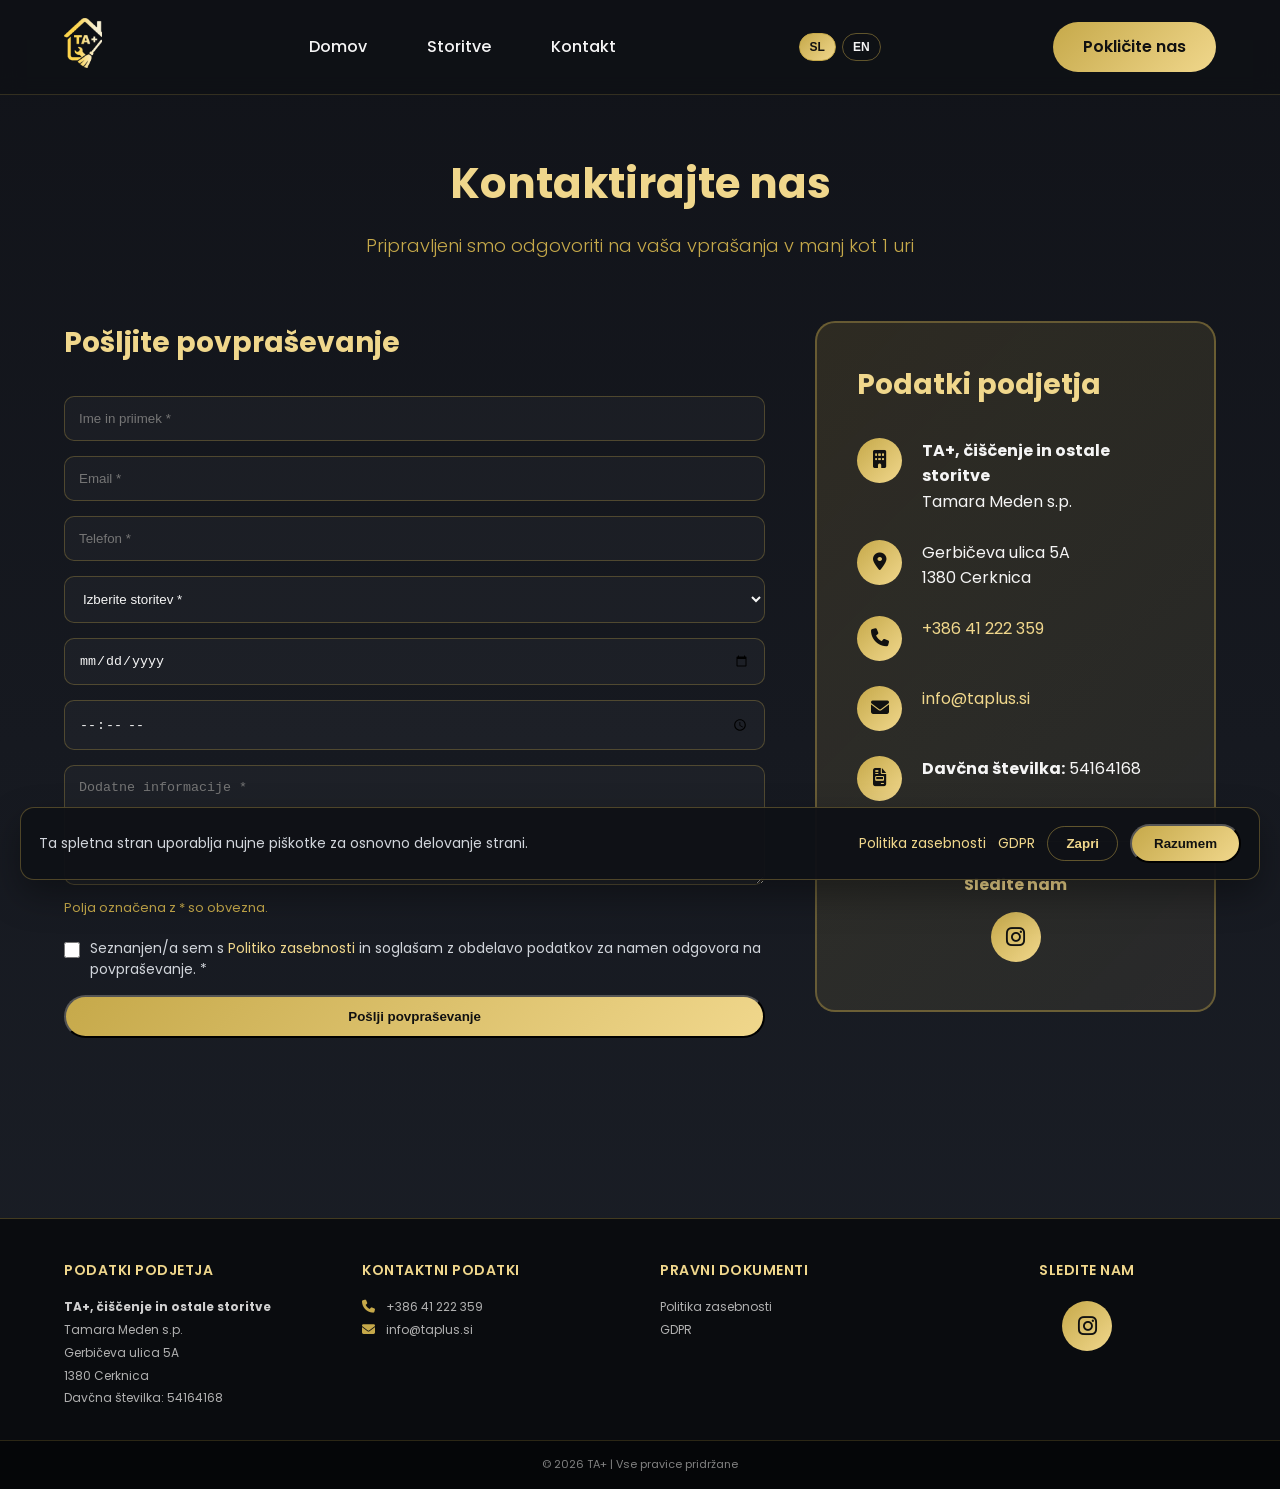
<file: kontakt.html>
<!DOCTYPE html>
<html lang="sl">
<head>
<meta charset="UTF-8">
<meta name="viewport" content="width=device-width, initial-scale=1.0">
<meta name="description" content="Kontaktirajte TA+ za profesionalno čiščenje in vzdrževanje. Odziv v manj kot 1 uri.">
<meta name="robots" content="index, follow">
<meta property="og:title" content="Kontakt | TA+ Čiščenje Ljubljana">
<meta property="og:description" content="Pošljite povpraševanje za storitve čiščenja in vzdrževanja. Odziv v manj kot 1 uri.">
<meta property="og:type" content="website">
<meta property="og:locale" content="sl_SI">
<meta property="og:site_name" content="TA+">
<meta name="twitter:card" content="summary">
<meta name="twitter:title" content="Kontakt | TA+ Čiščenje Ljubljana">
<meta name="twitter:description" content="Kontaktirajte TA+ in prejmite hiter odgovor na povpraševanje.">
<title>Kontakt | TA+ Čiščenje Ljubljana</title>
<link rel="canonical" href="https://taplus.si/kontakt.html?lang=sl">
<link rel="alternate" hreflang="sl" href="https://taplus.si/kontakt.html?lang=sl">
<link rel="alternate" hreflang="en" href="https://taplus.si/kontakt.html?lang=en">
<link rel="alternate" hreflang="x-default" href="https://taplus.si/kontakt.html?lang=sl">
<link rel="preconnect" href="https://fonts.googleapis.com">
<link rel="preconnect" href="https://fonts.gstatic.com" crossorigin>
<link rel="preconnect" href="https://cdnjs.cloudflare.com" crossorigin>
<link rel="stylesheet" href="css/style.css">
<link href="https://fonts.googleapis.com/css2?family=Poppins:wght@300;400;600;700&display=swap" rel="stylesheet">
<link rel="stylesheet" href="https://cdnjs.cloudflare.com/ajax/libs/font-awesome/6.4.0/css/all.min.css">
</head>

<body class="lux">

<header class="header">
  <div class="container nav">
    <a href="index.html">
      <img src="images/logo.png" class="logo-img" alt="TA+">
    </a>

    <!-- Desktop navigation -->
    <nav>
      <a href="index.html" data-i18n="nav_home">Domov</a>
      <a href="storitve.html" data-i18n="nav_services">Storitve</a>
      <a href="kontakt.html" data-i18n="nav_contact">Kontakt</a>
    </nav>

    <div class="lang-switch" aria-label="Language switcher">
      <button type="button" class="lang-btn active" data-lang="sl" aria-pressed="true">SL</button>
      <button type="button" class="lang-btn" data-lang="en" aria-pressed="false">EN</button>
    </div>

    <button type="button" class="hamburger" id="hamburger-btn" aria-label="Toggle navigation menu">
      <span></span>
      <span></span>
      <span></span>
    </button>

    <!-- Mobile navigation -->
    <nav id="mobile-nav">
      <a href="index.html" data-i18n="nav_home">Domov</a>
      <a href="storitve.html" data-i18n="nav_services">Storitve</a>
      <a href="kontakt.html" data-i18n="nav_contact">Kontakt</a>
    </nav>

    <a class="btn-gold" href="tel:+38641222359" data-i18n="call_us">Pokličite nas</a>
  </div>
</header>


<!-- KONTAKT PAGE -->
<section class="contact-page">
  <div class="container">
    <h1 data-i18n="contact_title">Kontaktirajte nas</h1>
    <p class="subtitle" data-i18n="contact_subtitle">Pripravljeni smo odgovoriti na vaša vprašanja v manj kot 1 uri</p>

    <div class="contact-layout">
      
      <!-- LEFT: Form -->
      <div class="contact-form">
        <h2 data-i18n="form_title">Pošljite povpraševanje</h2>
        
        <form name="povprasevanje" method="POST" action="https://formspree.io/f/mreaonjq">
          <!-- Formspree configuration -->
          <input type="hidden" name="_subject" value="Novo povpraševanje TA+" data-i18n-value="form_subject">
          <input type="hidden" name="_autoresponse" value="Hvala za vašo pošto! Prejeli smo vaše povpraševanje in vas bomo kontaktirali v manj kot 1 uri. TA+ čiščenje." data-i18n-value="form_autoresponse">
          <!-- simple honeypot for spam bots -->
          <input type="text" name="_gotcha" class="honeypot" title="Leave this field empty" tabindex="-1" autocomplete="off">

          <input type="text" name="ime" placeholder="Ime in priimek *" data-i18n-placeholder="ph_name" required>
          <input type="email" name="email" placeholder="Email *" data-i18n-placeholder="ph_email" required>
          <input type="tel" name="telefon" placeholder="Telefon *" data-i18n-placeholder="ph_phone" required>

          <select name="storitev" title="Izbira storitve *" data-i18n-title="title_service_select" required>
            <option value="" data-i18n="service_select">Izberite storitev *</option>
            <option data-i18n="service_1">Redno čiščenje</option>
            <option data-i18n="service_2">Generalno čiščenje</option>
            <option data-i18n="service_3">Čiščenje poslovnih prostorov</option>
            <option data-i18n="service_4">Manjša popravila in vzdrževanje</option>
            <option data-i18n="service_5">Čiščenje kratkoročnih namestitev</option>
          </select>

          <div class="date-time">
            <input type="date" name="datum" title="Izbira datuma *" aria-label="Datum *" data-i18n-title="title_date" data-i18n-aria-label="aria_date" required>
            <input type="time" name="ura" title="Izbira ure *" aria-label="Ura *" data-i18n-title="title_time" data-i18n-aria-label="aria_time" required>
          </div>

          <textarea name="sporocilo" placeholder="Dodatne informacije *" data-i18n-placeholder="ph_message" required></textarea>

          <p class="required-note" data-i18n="required_note">Polja označena z * so obvezna.</p>

          <label class="consent-row" for="privacy-consent">
            <input type="checkbox" id="privacy-consent" name="privacy_consent" required>
            <span data-i18n-html="consent_text">Seznanjen/a sem s <a href="politika-zasebnosti.html" target="_blank" rel="noopener">Politiko zasebnosti</a> in soglašam z obdelavo podatkov za namen odgovora na povpraševanje. *</span>
          </label>

          <button type="submit" class="btn-gold" data-i18n="submit_btn">Pošlji povpraševanje</button>
        </form>
        <p id="form-status" class="form-status"></p>
      </div>

      <!-- RIGHT: Company Info -->
      <div class="contact-info">
        <div class="info-box">
          <h2 data-i18n="info_title">Podatki podjetja</h2>
          
          <div class="info-item">
            <div class="info-icon">
              <i class="fas fa-building"></i>
            </div>
            <div data-i18n-html="company_name_block">
              <strong>TA+, čiščenje in ostale storitve</strong><br>
              Tamara Meden s.p.
            </div>
          </div>

          <div class="info-item">
            <div class="info-icon">
              <i class="fas fa-map-marker-alt"></i>
            </div>
            <div data-i18n-html="company_address_block">
              Gerbičeva ulica 5A<br>
              1380 Cerknica
            </div>
          </div>

          <div class="info-item">
            <div class="info-icon">
              <i class="fas fa-phone"></i>
            </div>
            <div>
              <a href="tel:+38641222359">+386 41 222 359</a>
            </div>
          </div>

          <div class="info-item">
            <div class="info-icon">
              <i class="fas fa-envelope"></i>
            </div>
            <div>
              <a href="mailto:info@taplus.si">info@taplus.si</a>
            </div>
          </div>

          <div class="info-item">
            <div class="info-icon">
              <i class="fas fa-file-invoice"></i>
            </div>
            <div data-i18n-html="company_tax_block">
              <strong>Davčna številka:</strong> 54164168
            </div>
          </div>

          <div class="social-links">
            <p><strong data-i18n="follow_us">Sledite nam</strong></p>
            <a href="https://www.instagram.com/taplus.storitve/" target="_blank" rel="noopener" class="social-icon" title="Instagram">
              <i class="fab fa-instagram"></i>
            </a>
          </div>
        </div>
      </div>

    </div>
  </div>
</section>


<footer>
  <div class="container footer-content">
    <div class="footer-col">
      <h3 data-i18n="footer_company_title">Podatki podjetja</h3>
      <p data-i18n-html="footer_company_text">
        <strong>TA+, čiščenje in ostale storitve</strong><br>
        Tamara Meden s.p.<br>
        Gerbičeva ulica 5A<br>
        1380 Cerknica<br>
        Davčna številka: 54164168
      </p>
    </div>
    
    <div class="footer-col">
      <h3 data-i18n="footer_contact_title">Kontaktni podatki</h3>
      <p>
        <i class="fas fa-phone"></i> <a href="tel:+38641222359">+386 41 222 359</a><br>
        <i class="fas fa-envelope"></i> <a href="mailto:info@taplus.si">info@taplus.si</a>
      </p>
    </div>

    <div class="footer-col">
      <h3 data-i18n="footer_legal_title">Pravni dokumenti</h3>
      <p>
        <a href="politika-zasebnosti.html" data-i18n="footer_privacy">Politika zasebnosti</a><br>
        <a href="gdpr.html" data-i18n="footer_gdpr">GDPR</a>
      </p>
    </div>
    
    <div class="footer-col social-col">
      <h3 data-i18n="footer_follow">Sledite nam</h3>
      <a href="https://www.instagram.com/taplus.storitve/" target="_blank" rel="noopener" class="social-icon" title="Instagram">
        <i class="fab fa-instagram"></i>
      </a>
    </div>
  </div>
  
  <div class="footer-bottom">
    <div class="container">
      <p data-i18n="footer_rights">© 2026 TA+ | Vse pravice pridržane</p>
    </div>
  </div>
</footer>

<script>
document.addEventListener('DOMContentLoaded', function() {
  const i18n = {
    sl: {
      page_title: 'Kontakt | TA+ Čiščenje Ljubljana',
      meta_description: 'Kontaktirajte TA+ za profesionalno čiščenje in vzdrževanje. Odziv v manj kot 1 uri.',
      og_title: 'Kontakt | TA+ Čiščenje Ljubljana',
      og_description: 'Pošljite povpraševanje za storitve čiščenja in vzdrževanja. Odziv v manj kot 1 uri.',
      og_locale: 'sl_SI',
      twitter_title: 'Kontakt | TA+ Čiščenje Ljubljana',
      twitter_description: 'Kontaktirajte TA+ in prejmite hiter odgovor na povpraševanje.',
      nav_home: 'Domov',
      nav_services: 'Storitve',
      nav_contact: 'Kontakt',
      call_us: 'Pokličite nas',
      contact_title: 'Kontaktirajte nas',
      contact_subtitle: 'Pripravljeni smo odgovoriti na vaša vprašanja v manj kot 1 uri',
      form_title: 'Pošljite povpraševanje',
      form_subject: 'Novo povpraševanje TA+',
      form_autoresponse: 'Hvala za vašo pošto! Prejeli smo vaše povpraševanje in vas bomo kontaktirali v manj kot 1 uri. TA+ čiščenje.',
      ph_name: 'Ime in priimek *',
      ph_email: 'Email *',
      ph_phone: 'Telefon *',
      title_service_select: 'Izbira storitve *',
      title_date: 'Izbira datuma *',
      title_time: 'Izbira ure *',
      aria_date: 'Datum *',
      aria_time: 'Ura *',
      service_select: 'Izberite storitev *',
      service_1: 'Redno čiščenje',
      service_2: 'Generalno čiščenje',
      service_3: 'Čiščenje poslovnih prostorov',
      service_4: 'Manjša popravila in vzdrževanje',
      service_5: 'Čiščenje kratkoročnih namestitev',
      ph_message: 'Dodatne informacije *',
      required_note: 'Polja označena z * so obvezna.',
      consent_text: 'Seznanjen/a sem s <a href="politika-zasebnosti.html" target="_blank" rel="noopener">Politiko zasebnosti</a> in soglašam z obdelavo podatkov za namen odgovora na povpraševanje. *',
      submit_btn: 'Pošlji povpraševanje',
      info_title: 'Podatki podjetja',
      company_name_block: '<strong>TA+, čiščenje in ostale storitve</strong><br>Tamara Meden s.p.',
      company_address_block: 'Gerbičeva ulica 5A<br>1380 Cerknica',
      company_tax_block: '<strong>Davčna številka:</strong> 54164168',
      follow_us: 'Sledite nam',
      footer_company_title: 'Podatki podjetja',
      footer_company_text: '<strong>TA+, čiščenje in ostale storitve</strong><br>Tamara Meden s.p.<br>Gerbičeva ulica 5A<br>1380 Cerknica<br>Davčna številka: 54164168',
      footer_contact_title: 'Kontaktni podatki',
      footer_legal_title: 'Pravni dokumenti',
      footer_privacy: 'Politika zasebnosti',
      footer_gdpr: 'GDPR',
      footer_follow: 'Sledite nam',
      footer_rights: '© 2026 TA+ | Vse pravice pridržane',
      sending_button: 'Pošiljam...',
      sending_status: 'Pošiljam vaše povpraševanje...',
      error_status: 'Prišlo je do napake. Prosim poskusite ponovno.'
    },
    en: {
      page_title: 'Contact | TA+ Cleaning Ljubljana',
      meta_description: 'Contact TA+ for professional cleaning and maintenance. Response in less than 1 hour.',
      og_title: 'Contact | TA+ Cleaning Ljubljana',
      og_description: 'Send an inquiry for cleaning and maintenance services. Response in less than 1 hour.',
      og_locale: 'en_US',
      twitter_title: 'Contact | TA+ Cleaning Ljubljana',
      twitter_description: 'Contact TA+ and get a fast response to your inquiry.',
      nav_home: 'Home',
      nav_services: 'Services',
      nav_contact: 'Contact',
      call_us: 'Call us',
      contact_title: 'Contact us',
      contact_subtitle: 'We are ready to answer your questions in under 1 hour',
      form_title: 'Send an inquiry',
      form_subject: 'New inquiry TA+',
      form_autoresponse: 'Thank you for your message! We received your inquiry and will contact you in less than 1 hour. TA+ cleaning.',
      ph_name: 'Full name *',
      ph_email: 'Email *',
      ph_phone: 'Phone *',
      title_service_select: 'Service selection *',
      title_date: 'Date selection *',
      title_time: 'Time selection *',
      aria_date: 'Date *',
      aria_time: 'Time *',
      service_select: 'Select a service *',
      service_1: 'Regular cleaning',
      service_2: 'Deep cleaning',
      service_3: 'Commercial cleaning',
      service_4: 'Minor repairs and maintenance',
      service_5: 'Short-term rental cleaning',
      ph_message: 'Additional information *',
      required_note: 'Fields marked with * are required.',
      consent_text: 'I have read the <a href="politika-zasebnosti.html" target="_blank" rel="noopener">Privacy Policy</a> and agree to data processing for the purpose of responding to this inquiry. *',
      submit_btn: 'Send inquiry',
      info_title: 'Company information',
      company_name_block: '<strong>TA+, cleaning and other services</strong><br>Tamara Meden s.p.',
      company_address_block: 'Gerbičeva ulica 5A<br>1380 Cerknica',
      company_tax_block: '<strong>Tax number:</strong> 54164168',
      follow_us: 'Follow us',
      footer_company_title: 'Company information',
      footer_company_text: '<strong>TA+, cleaning and other services</strong><br>Tamara Meden s.p.<br>Gerbičeva ulica 5A<br>1380 Cerknica<br>Tax number: 54164168',
      footer_contact_title: 'Contact details',
      footer_legal_title: 'Legal documents',
      footer_privacy: 'Privacy policy',
      footer_gdpr: 'GDPR',
      footer_follow: 'Follow us',
      footer_rights: '© 2026 TA+ | All rights reserved',
      sending_button: 'Sending...',
      sending_status: 'Sending your inquiry...',
      error_status: 'Something went wrong. Please try again.'
    }
  };

  const langButtons = document.querySelectorAll('.lang-btn');
  const languageFromUrl = new URLSearchParams(window.location.search).get('lang');
  let currentLanguage = (languageFromUrl && ['sl', 'en'].includes(languageFromUrl)) ? languageFromUrl : (localStorage.getItem('siteLanguage') || 'sl');

  function setLanguage(lang) {
    const selected = i18n[lang] ? lang : 'sl';
    const translations = i18n[selected];

    currentLanguage = selected;
    document.documentElement.lang = selected;
    document.title = translations.page_title;

    const metaDescription = document.querySelector('meta[name="description"]');
    const ogTitle = document.querySelector('meta[property="og:title"]');
    const ogDescription = document.querySelector('meta[property="og:description"]');
    const ogLocale = document.querySelector('meta[property="og:locale"]');
    const twitterTitle = document.querySelector('meta[name="twitter:title"]');
    const twitterDescription = document.querySelector('meta[name="twitter:description"]');

    if (metaDescription && translations.meta_description) metaDescription.setAttribute('content', translations.meta_description);
    if (ogTitle && translations.og_title) ogTitle.setAttribute('content', translations.og_title);
    if (ogDescription && translations.og_description) ogDescription.setAttribute('content', translations.og_description);
    if (ogLocale && translations.og_locale) ogLocale.setAttribute('content', translations.og_locale);
    if (twitterTitle && translations.twitter_title) twitterTitle.setAttribute('content', translations.twitter_title);
    if (twitterDescription && translations.twitter_description) twitterDescription.setAttribute('content', translations.twitter_description);

    document.querySelectorAll('[data-i18n]').forEach(element => {
      const key = element.getAttribute('data-i18n');
      if (translations[key]) {
        element.textContent = translations[key];
      }
    });

    document.querySelectorAll('[data-i18n-html]').forEach(element => {
      const key = element.getAttribute('data-i18n-html');
      if (translations[key]) {
        element.innerHTML = translations[key];
      }
    });

    document.querySelectorAll('[data-i18n-title]').forEach(element => {
      const key = element.getAttribute('data-i18n-title');
      if (translations[key]) {
        element.setAttribute('title', translations[key]);
      }
    });

    document.querySelectorAll('[data-i18n-aria-label]').forEach(element => {
      const key = element.getAttribute('data-i18n-aria-label');
      if (translations[key]) {
        element.setAttribute('aria-label', translations[key]);
      }
    });

    document.querySelectorAll('[data-i18n-placeholder]').forEach(element => {
      const key = element.getAttribute('data-i18n-placeholder');
      if (translations[key]) {
        element.setAttribute('placeholder', translations[key]);
      }
    });

    document.querySelectorAll('[data-i18n-value]').forEach(element => {
      const key = element.getAttribute('data-i18n-value');
      if (translations[key]) {
        element.value = translations[key];
      }
    });

    langButtons.forEach(button => {
      const isActive = button.dataset.lang === selected;
      button.classList.toggle('active', isActive);
      button.setAttribute('aria-pressed', isActive ? 'true' : 'false');
    });

    localStorage.setItem('siteLanguage', selected);

    const currentUrl = new URL(window.location.href);
    currentUrl.searchParams.set('lang', selected);
    window.history.replaceState({}, '', `${currentUrl.pathname}${currentUrl.search}${currentUrl.hash}`);

    const canonical = document.querySelector('link[rel="canonical"]');
    if (canonical) {
      canonical.setAttribute('href', `https://taplus.si/kontakt.html?lang=${selected}`);
    }
  }

  langButtons.forEach(button => {
    button.addEventListener('click', function() {
      setLanguage(button.dataset.lang);
    });
  });

  setLanguage(currentLanguage);

  // Hamburger menu toggle
  const hamburgerBtn = document.getElementById('hamburger-btn');
  const mobileNav = document.getElementById('mobile-nav');
  
  if (hamburgerBtn) {
    hamburgerBtn.addEventListener('click', function() {
      mobileNav.classList.toggle('active');
      hamburgerBtn.classList.toggle('active');
    });
    
    // Close menu when clicking a link
    const navLinks = mobileNav.querySelectorAll('a');
    navLinks.forEach(link => {
      link.addEventListener('click', function() {
        mobileNav.classList.remove('active');
        hamburgerBtn.classList.remove('active');
      });
    });
  }
  
  // Form submission handler
  const form = document.querySelector('form[name="povprasevanje"]');
  const statusMsg = document.getElementById('form-status');
  
  if (form) {
    form.addEventListener('submit', async function(e) {
      e.preventDefault();
      
      const btn = form.querySelector('button[type="submit"]');
      const originalText = btn.textContent;
      btn.disabled = true;
      btn.textContent = i18n[currentLanguage].sending_button;
      statusMsg.style.display = 'block';
      statusMsg.textContent = i18n[currentLanguage].sending_status;
      
      try {
        const formData = new FormData(form);
        const response = await fetch(form.action, {
          method: form.method,
          body: formData,
          headers: {
            'Accept': 'application/json'
          }
        });
        
        if (response.ok) {
          // Redirect to thank you page
          window.location.href = `thankyou.html?lang=${currentLanguage}`;
        } else {
          statusMsg.textContent = i18n[currentLanguage].error_status;
          statusMsg.style.color = '#ef4444';
          btn.disabled = false;
          btn.textContent = originalText;
        }
      } catch (error) {
        statusMsg.textContent = i18n[currentLanguage].error_status;
        statusMsg.style.color = '#ef4444';
        btn.disabled = false;
        btn.textContent = originalText;
      }
    });
  }
});
</script>

<script src="js/cookie-notice.js"></script>

</body>
</html>
</file>
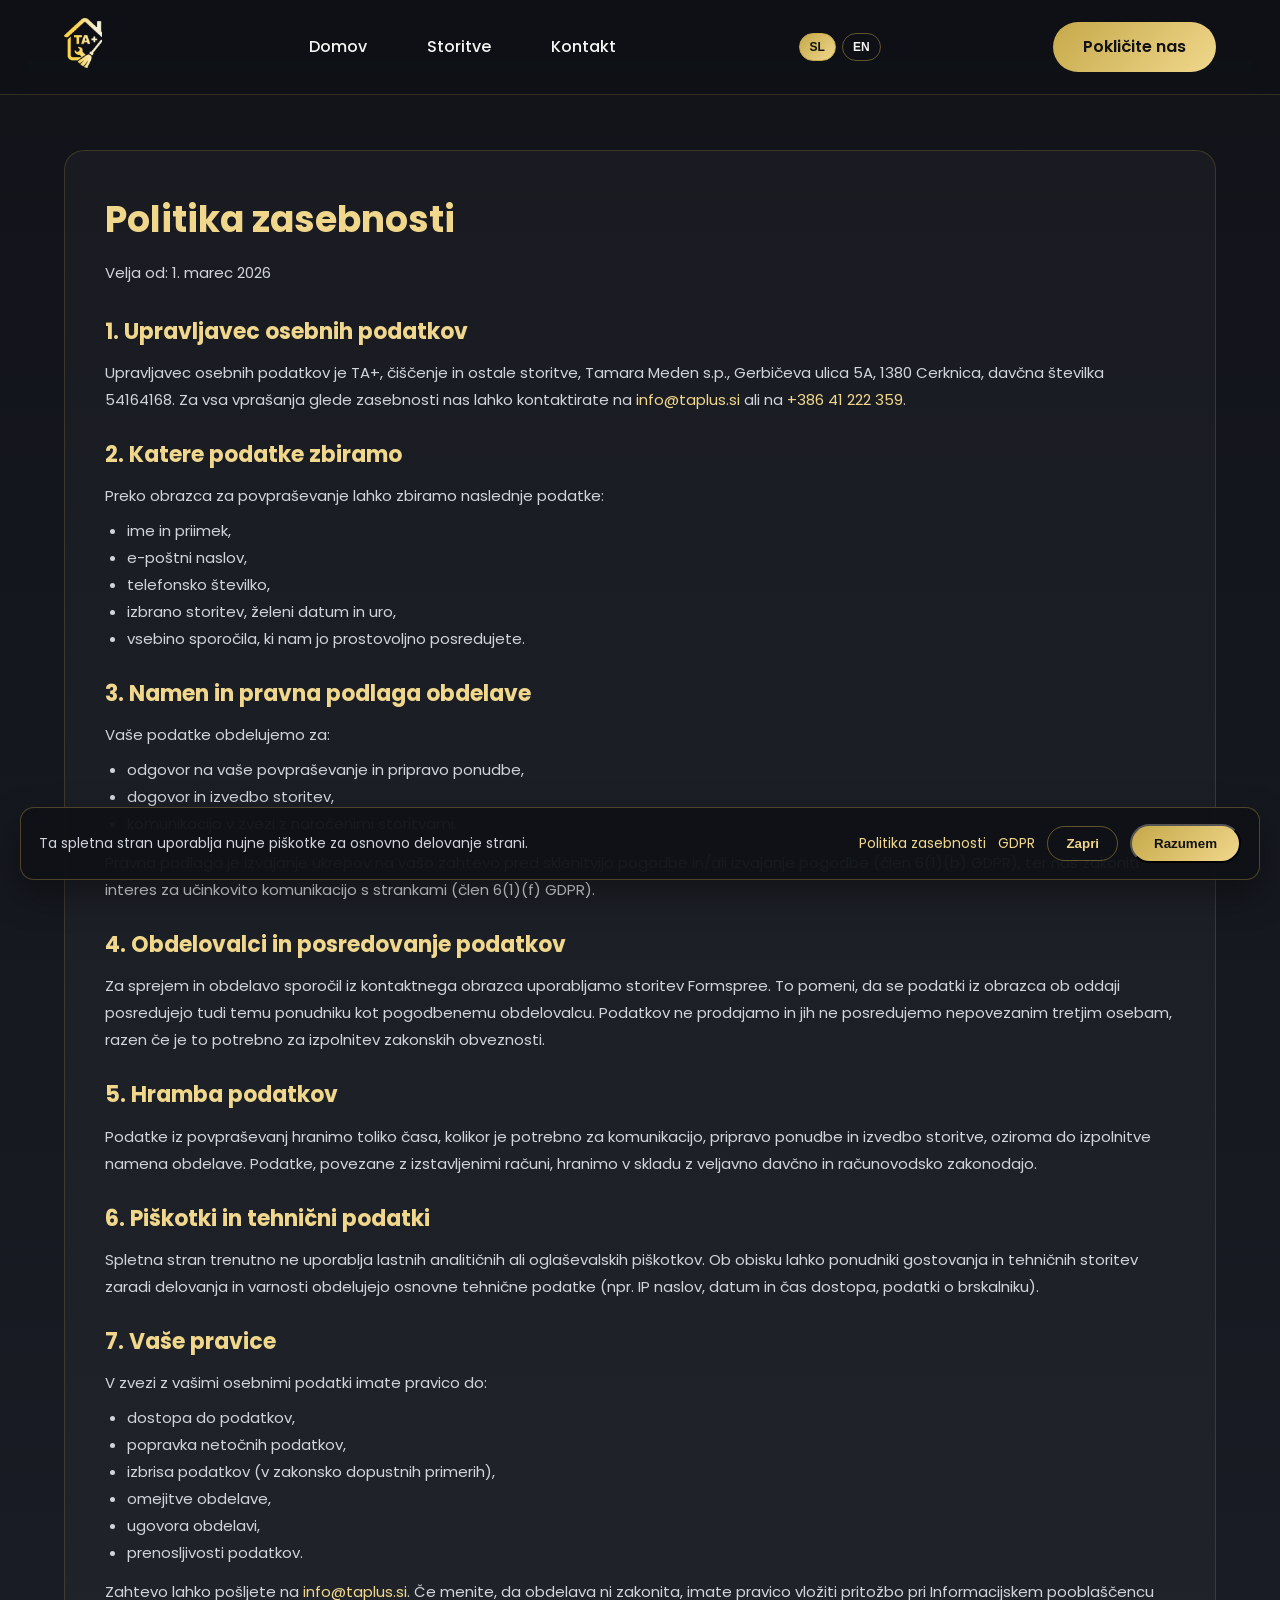
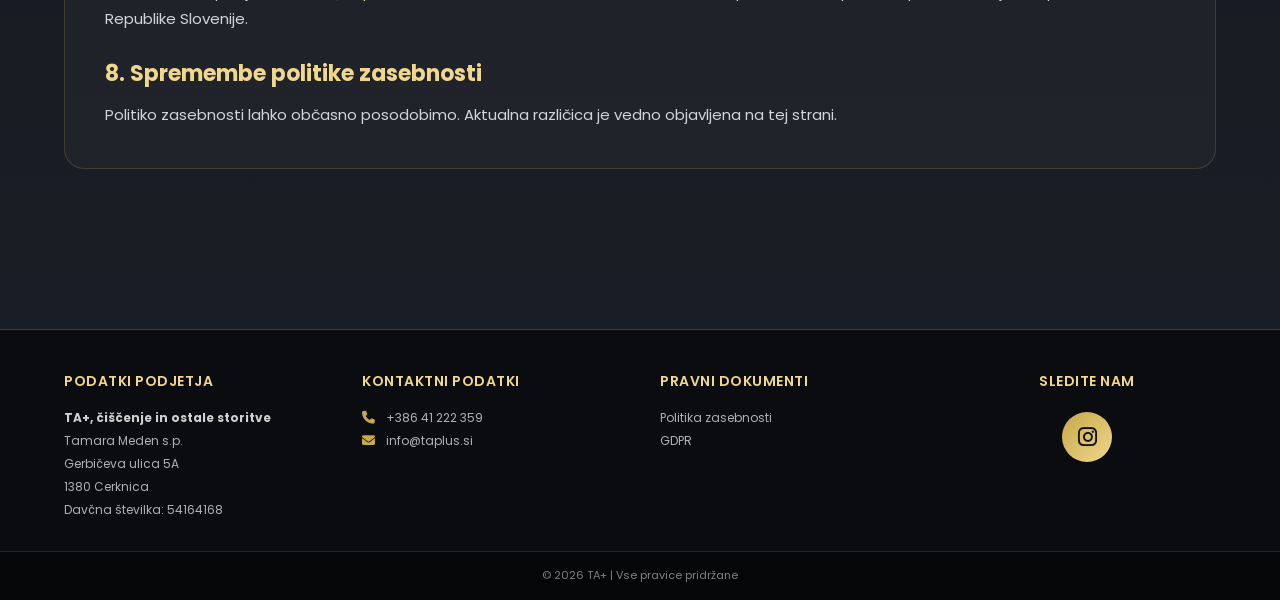
<file: politika-zasebnosti.html>
<!DOCTYPE html>
<html lang="sl">
<head>
<meta charset="UTF-8">
<meta name="viewport" content="width=device-width, initial-scale=1.0">
<meta name="description" content="Politika zasebnosti podjetja TA+.">
<meta name="robots" content="index, follow">
<meta property="og:title" content="Politika zasebnosti | TA+ Čiščenje Ljubljana">
<meta property="og:description" content="Informacije o obdelavi osebnih podatkov in zasebnosti pri uporabi strani TA+.">
<meta property="og:type" content="website">
<meta property="og:locale" content="sl_SI">
<meta property="og:site_name" content="TA+">
<title>Politika zasebnosti | TA+ Čiščenje Ljubljana</title>
<link rel="canonical" href="https://taplus.si/politika-zasebnosti.html?lang=sl">
<link rel="alternate" hreflang="sl" href="https://taplus.si/politika-zasebnosti.html?lang=sl">
<link rel="alternate" hreflang="en" href="https://taplus.si/politika-zasebnosti.html?lang=en">
<link rel="alternate" hreflang="x-default" href="https://taplus.si/politika-zasebnosti.html?lang=sl">
<link rel="preconnect" href="https://fonts.googleapis.com">
<link rel="preconnect" href="https://fonts.gstatic.com" crossorigin>
<link rel="preconnect" href="https://cdnjs.cloudflare.com" crossorigin>
<link rel="stylesheet" href="css/style.css">
<link href="https://fonts.googleapis.com/css2?family=Poppins:wght@300;400;600;700&display=swap" rel="stylesheet">
<link rel="stylesheet" href="https://cdnjs.cloudflare.com/ajax/libs/font-awesome/6.4.0/css/all.min.css">
</head>

<body class="lux">

<header class="header">
  <div class="container nav">
    <a href="index.html">
      <img src="images/logo.png" class="logo-img" alt="TA+">
    </a>

    <nav>
      <a href="index.html" data-i18n="nav_home">Domov</a>
      <a href="storitve.html" data-i18n="nav_services">Storitve</a>
      <a href="kontakt.html" data-i18n="nav_contact">Kontakt</a>
    </nav>

    <div class="lang-switch" aria-label="Language switcher">
      <button type="button" class="lang-btn active" data-lang="sl" aria-pressed="true">SL</button>
      <button type="button" class="lang-btn" data-lang="en" aria-pressed="false">EN</button>
    </div>

    <button type="button" class="hamburger" id="hamburger-btn" aria-label="Toggle navigation menu">
      <span></span>
      <span></span>
      <span></span>
    </button>

    <nav id="mobile-nav">
      <a href="index.html" data-i18n="nav_home">Domov</a>
      <a href="storitve.html" data-i18n="nav_services">Storitve</a>
      <a href="kontakt.html" data-i18n="nav_contact">Kontakt</a>
    </nav>

    <a class="btn-gold" href="tel:+38641222359" data-i18n="call_us">Pokličite nas</a>
  </div>
</header>

<section class="legal-page">
  <div class="container legal-card">
    <div data-i18n-html="legal_content">
    <h1>Politika zasebnosti</h1>
    <p class="legal-meta">Velja od: 1. marec 2026</p>

    <h2>1. Upravljavec osebnih podatkov</h2>
    <p>
      Upravljavec osebnih podatkov je TA+, čiščenje in ostale storitve, Tamara Meden s.p.,
      Gerbičeva ulica 5A, 1380 Cerknica, davčna številka 54164168.
      Za vsa vprašanja glede zasebnosti nas lahko kontaktirate na
      <a href="mailto:info@taplus.si">info@taplus.si</a> ali na <a href="tel:+38641222359">+386 41 222 359</a>.
    </p>

    <h2>2. Katere podatke zbiramo</h2>
    <p>Preko obrazca za povpraševanje lahko zbiramo naslednje podatke:</p>
    <ul>
      <li>ime in priimek,</li>
      <li>e-poštni naslov,</li>
      <li>telefonsko številko,</li>
      <li>izbrano storitev, želeni datum in uro,</li>
      <li>vsebino sporočila, ki nam jo prostovoljno posredujete.</li>
    </ul>

    <h2>3. Namen in pravna podlaga obdelave</h2>
    <p>Vaše podatke obdelujemo za:</p>
    <ul>
      <li>odgovor na vaše povpraševanje in pripravo ponudbe,</li>
      <li>dogovor in izvedbo storitev,</li>
      <li>komunikacijo v zvezi z naročenimi storitvami.</li>
    </ul>
    <p>
      Pravna podlaga je izvajanje ukrepov na vašo zahtevo pred sklenitvijo pogodbe in/ali izvajanje pogodbe
      (člen 6(1)(b) GDPR), ter naš zakoniti interes za učinkovito komunikacijo s strankami (člen 6(1)(f) GDPR).
    </p>

    <h2>4. Obdelovalci in posredovanje podatkov</h2>
    <p>
      Za sprejem in obdelavo sporočil iz kontaktnega obrazca uporabljamo storitev Formspree.
      To pomeni, da se podatki iz obrazca ob oddaji posredujejo tudi temu ponudniku kot pogodbenemu obdelovalcu.
      Podatkov ne prodajamo in jih ne posredujemo nepovezanim tretjim osebam, razen če je to potrebno
      za izpolnitev zakonskih obveznosti.
    </p>

    <h2>5. Hramba podatkov</h2>
    <p>
      Podatke iz povpraševanj hranimo toliko časa, kolikor je potrebno za komunikacijo, pripravo ponudbe
      in izvedbo storitve, oziroma do izpolnitve namena obdelave.
      Podatke, povezane z izstavljenimi računi, hranimo v skladu z veljavno davčno in računovodsko zakonodajo.
    </p>

    <h2>6. Piškotki in tehnični podatki</h2>
    <p>
      Spletna stran trenutno ne uporablja lastnih analitičnih ali oglaševalskih piškotkov.
      Ob obisku lahko ponudniki gostovanja in tehničnih storitev zaradi delovanja in varnosti obdelujejo
      osnovne tehnične podatke (npr. IP naslov, datum in čas dostopa, podatki o brskalniku).
    </p>

    <h2>7. Vaše pravice</h2>
    <p>V zvezi z vašimi osebnimi podatki imate pravico do:</p>
    <ul>
      <li>dostopa do podatkov,</li>
      <li>popravka netočnih podatkov,</li>
      <li>izbrisa podatkov (v zakonsko dopustnih primerih),</li>
      <li>omejitve obdelave,</li>
      <li>ugovora obdelavi,</li>
      <li>prenosljivosti podatkov.</li>
    </ul>
    <p>
      Zahtevo lahko pošljete na <a href="mailto:info@taplus.si">info@taplus.si</a>.
      Če menite, da obdelava ni zakonita, imate pravico vložiti pritožbo pri Informacijskem pooblaščencu Republike Slovenije.
    </p>

    <h2>8. Spremembe politike zasebnosti</h2>
    <p>
      Politiko zasebnosti lahko občasno posodobimo. Aktualna različica je vedno objavljena na tej strani.
    </p>
    </div>
  </div>
</section>

<footer>
  <div class="container footer-content">
    <div class="footer-col">
      <h3 data-i18n="footer_company_title">Podatki podjetja</h3>
      <p data-i18n-html="footer_company_text">
        <strong>TA+, čiščenje in ostale storitve</strong><br>
        Tamara Meden s.p.<br>
        Gerbičeva ulica 5A<br>
        1380 Cerknica<br>
        Davčna številka: 54164168
      </p>
    </div>
    
    <div class="footer-col">
      <h3 data-i18n="footer_contact_title">Kontaktni podatki</h3>
      <p>
        <i class="fas fa-phone"></i> <a href="tel:+38641222359">+386 41 222 359</a><br>
        <i class="fas fa-envelope"></i> <a href="mailto:info@taplus.si">info@taplus.si</a>
      </p>
    </div>

    <div class="footer-col">
      <h3 data-i18n="footer_legal_title">Pravni dokumenti</h3>
      <p>
        <a href="politika-zasebnosti.html" data-i18n="footer_privacy">Politika zasebnosti</a><br>
        <a href="gdpr.html" data-i18n="footer_gdpr">GDPR</a>
      </p>
    </div>
    
    <div class="footer-col social-col">
      <h3 data-i18n="footer_follow">Sledite nam</h3>
      <a href="https://www.instagram.com/taplus.storitve/" target="_blank" rel="noopener" class="social-icon" title="Instagram">
        <i class="fab fa-instagram"></i>
      </a>
    </div>
  </div>
  
  <div class="footer-bottom">
    <div class="container">
      <p data-i18n="footer_rights">© 2026 TA+ | Vse pravice pridržane</p>
    </div>
  </div>
</footer>

<script>
document.addEventListener('DOMContentLoaded', function() {
  const i18n = {
    sl: {
      page_title: 'Politika zasebnosti | TA+ Čiščenje Ljubljana',
      meta_description: 'Politika zasebnosti podjetja TA+.',
      og_title: 'Politika zasebnosti | TA+ Čiščenje Ljubljana',
      og_description: 'Informacije o obdelavi osebnih podatkov in zasebnosti pri uporabi strani TA+.',
      og_locale: 'sl_SI',
      nav_home: 'Domov',
      nav_services: 'Storitve',
      nav_contact: 'Kontakt',
      call_us: 'Pokličite nas',
      legal_content: '<h1>Politika zasebnosti</h1><p class="legal-meta">Velja od: 1. marec 2026</p><h2>1. Upravljavec osebnih podatkov</h2><p>Upravljavec osebnih podatkov je TA+, čiščenje in ostale storitve, Tamara Meden s.p., Gerbičeva ulica 5A, 1380 Cerknica, davčna številka 54164168. Za vsa vprašanja glede zasebnosti nas lahko kontaktirate na <a href="mailto:info@taplus.si">info@taplus.si</a> ali na <a href="tel:+38641222359">+386 41 222 359</a>.</p><h2>2. Katere podatke zbiramo</h2><p>Preko obrazca za povpraševanje lahko zbiramo naslednje podatke:</p><ul><li>ime in priimek,</li><li>e-poštni naslov,</li><li>telefonsko številko,</li><li>izbrano storitev, želeni datum in uro,</li><li>vsebino sporočila, ki nam jo prostovoljno posredujete.</li></ul><h2>3. Namen in pravna podlaga obdelave</h2><p>Vaše podatke obdelujemo za:</p><ul><li>odgovor na vaše povpraševanje in pripravo ponudbe,</li><li>dogovor in izvedbo storitev,</li><li>komunikacijo v zvezi z naročenimi storitvami.</li></ul><p>Pravna podlaga je izvajanje ukrepov na vašo zahtevo pred sklenitvijo pogodbe in/ali izvajanje pogodbe (člen 6(1)(b) GDPR), ter naš zakoniti interes za učinkovito komunikacijo s strankami (člen 6(1)(f) GDPR).</p><h2>4. Obdelovalci in posredovanje podatkov</h2><p>Za sprejem in obdelavo sporočil iz kontaktnega obrazca uporabljamo storitev Formspree. To pomeni, da se podatki iz obrazca ob oddaji posredujejo tudi temu ponudniku kot pogodbenemu obdelovalcu. Podatkov ne prodajamo in jih ne posredujemo nepovezanim tretjim osebam, razen če je to potrebno za izpolnitev zakonskih obveznosti.</p><h2>5. Hramba podatkov</h2><p>Podatke iz povpraševanj hranimo toliko časa, kolikor je potrebno za komunikacijo, pripravo ponudbe in izvedbo storitve, oziroma do izpolnitve namena obdelave. Podatke, povezane z izstavljenimi računi, hranimo v skladu z veljavno davčno in računovodsko zakonodajo.</p><h2>6. Piškotki in tehnični podatki</h2><p>Spletna stran trenutno ne uporablja lastnih analitičnih ali oglaševalskih piškotkov. Ob obisku lahko ponudniki gostovanja in tehničnih storitev zaradi delovanja in varnosti obdelujejo osnovne tehnične podatke (npr. IP naslov, datum in čas dostopa, podatki o brskalniku).</p><h2>7. Vaše pravice</h2><p>V zvezi z vašimi osebnimi podatki imate pravico do:</p><ul><li>dostopa do podatkov,</li><li>popravka netočnih podatkov,</li><li>izbrisa podatkov (v zakonsko dopustnih primerih),</li><li>omejitve obdelave,</li><li>ugovora obdelavi,</li><li>prenosljivosti podatkov.</li></ul><p>Zahtevo lahko pošljete na <a href="mailto:info@taplus.si">info@taplus.si</a>. Če menite, da obdelava ni zakonita, imate pravico vložiti pritožbo pri Informacijskem pooblaščencu Republike Slovenije.</p><h2>8. Spremembe politike zasebnosti</h2><p>Politiko zasebnosti lahko občasno posodobimo. Aktualna različica je vedno objavljena na tej strani.</p>',
      footer_company_title: 'Podatki podjetja',
      footer_company_text: '<strong>TA+, čiščenje in ostale storitve</strong><br>Tamara Meden s.p.<br>Gerbičeva ulica 5A<br>1380 Cerknica<br>Davčna številka: 54164168',
      footer_contact_title: 'Kontaktni podatki',
      footer_legal_title: 'Pravni dokumenti',
      footer_privacy: 'Politika zasebnosti',
      footer_gdpr: 'GDPR',
      footer_follow: 'Sledite nam',
      footer_rights: '© 2026 TA+ | Vse pravice pridržane'
    },
    en: {
      page_title: 'Privacy Policy | TA+ Cleaning Ljubljana',
      meta_description: 'Privacy policy of TA+ company.',
      og_title: 'Privacy Policy | TA+ Cleaning Ljubljana',
      og_description: 'Information about personal data processing and privacy when using the TA+ website.',
      og_locale: 'en_US',
      nav_home: 'Home',
      nav_services: 'Services',
      nav_contact: 'Contact',
      call_us: 'Call us',
      legal_content: '<h1>Privacy Policy</h1><p class="legal-meta">Effective from: 1 March 2026</p><h2>1. Data controller</h2><p>The data controller is TA+, cleaning and other services, Tamara Meden s.p., Gerbičeva ulica 5A, 1380 Cerknica, tax number 54164168. For any privacy related questions, contact us at <a href="mailto:info@taplus.si">info@taplus.si</a> or <a href="tel:+38641222359">+386 41 222 359</a>.</p><h2>2. What data we collect</h2><p>Through the inquiry form, we may collect the following data:</p><ul><li>full name,</li><li>email address,</li><li>phone number,</li><li>selected service, preferred date and time,</li><li>message content you provide voluntarily.</li></ul><h2>3. Purpose and legal basis of processing</h2><p>We process your data for:</p><ul><li>responding to your inquiry and preparing an offer,</li><li>arranging and delivering services,</li><li>communication related to ordered services.</li></ul><p>The legal basis is taking steps at your request prior to entering into a contract and or performance of a contract (Article 6(1)(b) GDPR), and our legitimate interest in efficient communication with clients (Article 6(1)(f) GDPR).</p><h2>4. Processors and data sharing</h2><p>We use Formspree to receive and process messages from the contact form. This means form data is also sent to that provider as a contractual processor. We do not sell data and do not share it with unrelated third parties unless required by law.</p><h2>5. Data retention</h2><p>Inquiry data is stored as long as necessary for communication, offer preparation and service delivery, or until the processing purpose is fulfilled. Data related to issued invoices is stored in accordance with applicable tax and accounting regulations.</p><h2>6. Cookies and technical data</h2><p>The website currently does not use its own analytics or advertising cookies. During visits, hosting and technical providers may process basic technical data (for example IP address, date and time of access, browser data) for operation and security.</p><h2>7. Your rights</h2><p>In relation to your personal data, you have the right to:</p><ul><li>access data,</li><li>rectify inaccurate data,</li><li>erase data where legally permitted,</li><li>restrict processing,</li><li>object to processing,</li><li>data portability.</li></ul><p>You can send your request to <a href="mailto:info@taplus.si">info@taplus.si</a>. If you believe processing is not lawful, you have the right to file a complaint with the Information Commissioner of the Republic of Slovenia.</p><h2>8. Changes to this policy</h2><p>We may occasionally update this privacy policy. The current version is always published on this page.</p>',
      footer_company_title: 'Company information',
      footer_company_text: '<strong>TA+, cleaning and other services</strong><br>Tamara Meden s.p.<br>Gerbičeva ulica 5A<br>1380 Cerknica<br>Tax number: 54164168',
      footer_contact_title: 'Contact details',
      footer_legal_title: 'Legal documents',
      footer_privacy: 'Privacy policy',
      footer_gdpr: 'GDPR',
      footer_follow: 'Follow us',
      footer_rights: '© 2026 TA+ | All rights reserved'
    }
  };

  const langButtons = document.querySelectorAll('.lang-btn');

  function setLanguage(lang) {
    const selected = i18n[lang] ? lang : 'sl';
    const translations = i18n[selected];

    document.documentElement.lang = selected;
    document.title = translations.page_title;

    const metaDescription = document.querySelector('meta[name="description"]');
    const ogTitle = document.querySelector('meta[property="og:title"]');
    const ogDescription = document.querySelector('meta[property="og:description"]');
    const ogLocale = document.querySelector('meta[property="og:locale"]');

    if (metaDescription && translations.meta_description) metaDescription.setAttribute('content', translations.meta_description);
    if (ogTitle && translations.og_title) ogTitle.setAttribute('content', translations.og_title);
    if (ogDescription && translations.og_description) ogDescription.setAttribute('content', translations.og_description);
    if (ogLocale && translations.og_locale) ogLocale.setAttribute('content', translations.og_locale);

    document.querySelectorAll('[data-i18n]').forEach(element => {
      const key = element.getAttribute('data-i18n');
      if (translations[key]) {
        element.textContent = translations[key];
      }
    });

    document.querySelectorAll('[data-i18n-html]').forEach(element => {
      const key = element.getAttribute('data-i18n-html');
      if (translations[key]) {
        element.innerHTML = translations[key];
      }
    });

    langButtons.forEach(button => {
      const isActive = button.dataset.lang === selected;
      button.classList.toggle('active', isActive);
      button.setAttribute('aria-pressed', isActive ? 'true' : 'false');
    });

    localStorage.setItem('siteLanguage', selected);

    const currentUrl = new URL(window.location.href);
    currentUrl.searchParams.set('lang', selected);
    window.history.replaceState({}, '', `${currentUrl.pathname}${currentUrl.search}${currentUrl.hash}`);

    const canonical = document.querySelector('link[rel="canonical"]');
    if (canonical) {
      canonical.setAttribute('href', `https://taplus.si/politika-zasebnosti.html?lang=${selected}`);
    }
  }

  langButtons.forEach(button => {
    button.addEventListener('click', function() {
      setLanguage(button.dataset.lang);
    });
  });

  const languageFromUrl = new URLSearchParams(window.location.search).get('lang');
  const savedLanguage = (languageFromUrl && i18n[languageFromUrl]) ? languageFromUrl : (localStorage.getItem('siteLanguage') || 'sl');
  setLanguage(savedLanguage);

  const hamburgerBtn = document.getElementById('hamburger-btn');
  const mobileNav = document.getElementById('mobile-nav');
  
  if (hamburgerBtn) {
    hamburgerBtn.addEventListener('click', function() {
      mobileNav.classList.toggle('active');
      hamburgerBtn.classList.toggle('active');
    });
    
    const navLinks = mobileNav.querySelectorAll('a');
    navLinks.forEach(link => {
      link.addEventListener('click', function() {
        mobileNav.classList.remove('active');
        hamburgerBtn.classList.remove('active');
      });
    });
  }
});
</script>

<script src="js/cookie-notice.js"></script>

</body>
</html>
</file>
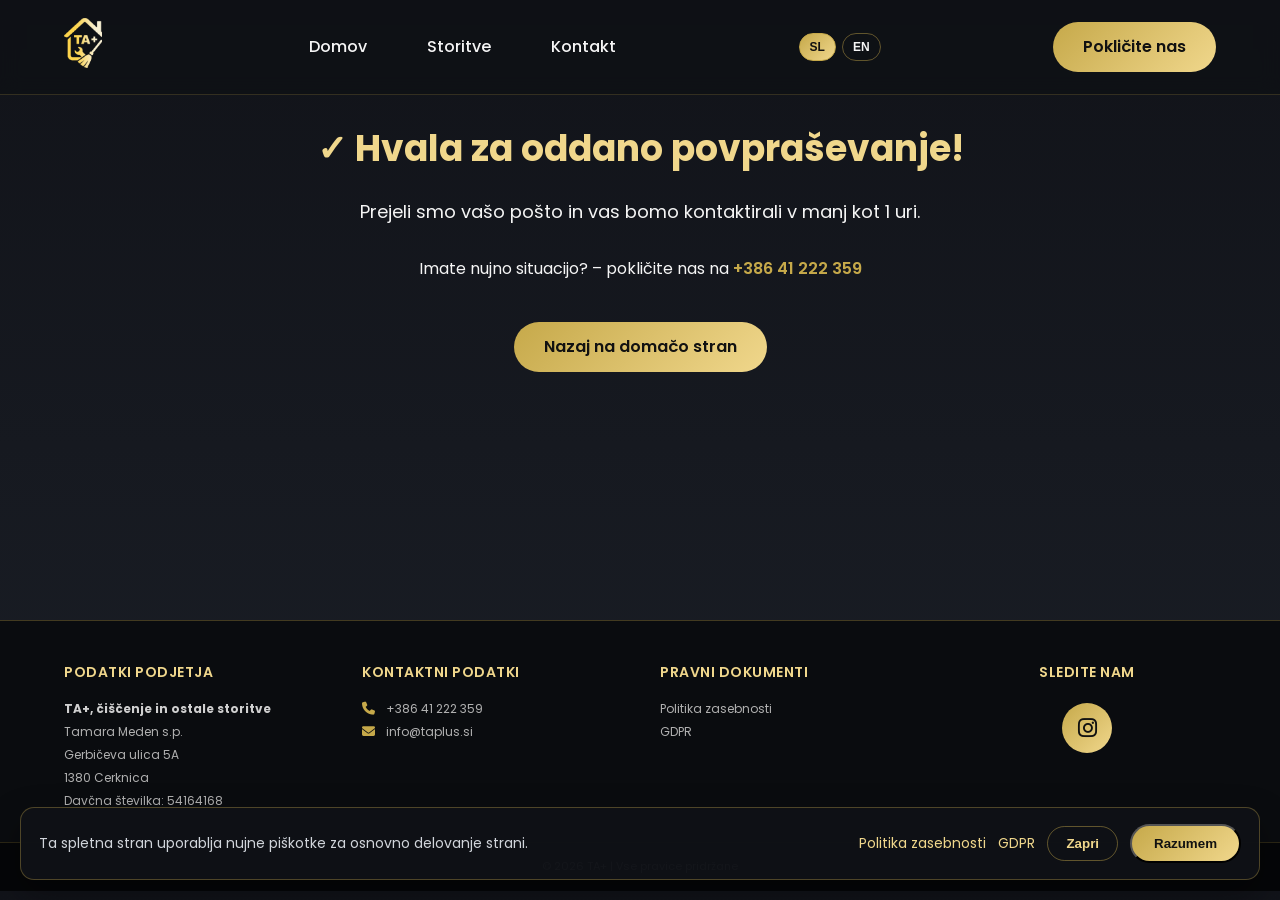
<file: thankyou.html>
<!DOCTYPE html>
<html lang="sl">
<head>
<meta charset="UTF-8">
<meta name="viewport" content="width=device-width, initial-scale=1.0">
<meta name="description" content="Hvala vam za vaše povpraševanje. Kontaktirali vas bomo v najkrajšem času.">
<meta name="robots" content="noindex, nofollow">
<meta property="og:title" content="Hvala za povpraševanje | TA+ Čiščenje Ljubljana">
<meta property="og:description" content="Povpraševanje je uspešno oddano. Hvala za zaupanje.">
<meta property="og:type" content="website">
<meta property="og:locale" content="sl_SI">
<meta property="og:site_name" content="TA+">
<title>Hvala za povpraševanje | TA+ Čiščenje Ljubljana</title>
<link rel="canonical" href="https://taplus.si/thankyou.html?lang=sl">
<link rel="alternate" hreflang="sl" href="https://taplus.si/thankyou.html?lang=sl">
<link rel="alternate" hreflang="en" href="https://taplus.si/thankyou.html?lang=en">
<link rel="alternate" hreflang="x-default" href="https://taplus.si/thankyou.html?lang=sl">
<link rel="preconnect" href="https://fonts.googleapis.com">
<link rel="preconnect" href="https://fonts.gstatic.com" crossorigin>
<link rel="preconnect" href="https://cdnjs.cloudflare.com" crossorigin>
<link rel="stylesheet" href="css/style.css">
<link href="https://fonts.googleapis.com/css2?family=Poppins:wght@300;400;600;700&display=swap" rel="stylesheet">
<link rel="stylesheet" href="https://cdnjs.cloudflare.com/ajax/libs/font-awesome/6.4.0/css/all.min.css">
</head>

<body class="lux">

<header class="header">
  <div class="container nav">
    <a href="index.html">
      <img src="images/logo.png" class="logo-img" alt="TA+">
    </a>

    <!-- Desktop navigation -->
    <nav>
      <a href="index.html" data-i18n="nav_home">Domov</a>
      <a href="storitve.html" data-i18n="nav_services">Storitve</a>
      <a href="kontakt.html" data-i18n="nav_contact">Kontakt</a>
    </nav>

    <div class="lang-switch" aria-label="Language switcher">
      <button type="button" class="lang-btn active" data-lang="sl" aria-pressed="true">SL</button>
      <button type="button" class="lang-btn" data-lang="en" aria-pressed="false">EN</button>
    </div>

    <button type="button" class="hamburger" id="hamburger-btn" aria-label="Toggle navigation menu">
      <span></span>
      <span></span>
      <span></span>
    </button>

    <!-- Mobile navigation -->
    <nav id="mobile-nav">
      <a href="index.html" data-i18n="nav_home">Domov</a>
      <a href="storitve.html" data-i18n="nav_services">Storitve</a>
      <a href="kontakt.html" data-i18n="nav_contact">Kontakt</a>
    </nav>

    <a class="btn-gold" href="tel:+38641222359" data-i18n="call_us">Pokličite nas</a>
  </div>
</header>

<section class="thank-you container">
  <h1 data-i18n="thanks_title">✓ Hvala za oddano povpraševanje!</h1>
  <p class="message" data-i18n="thanks_message">Prejeli smo vašo pošto in vas bomo kontaktirali v manj kot 1 uri.</p>
  <p class="urgent" data-i18n-html="thanks_urgent">Imate nujno situacijo? – pokličite nas na <a href="tel:+38641222359">+386 41 222 359</a></p>
  <a href="index.html" class="btn-gold" data-i18n="back_home">Nazaj na domačo stran</a>
</section>

<footer>
  <div class="container footer-content">
    <div class="footer-col">
      <h3 data-i18n="footer_company_title">Podatki podjetja</h3>
      <p data-i18n-html="footer_company_text">
        <strong>TA+, čiščenje in ostale storitve</strong><br>
        Tamara Meden s.p.<br>
        Gerbičeva ulica 5A<br>
        1380 Cerknica<br>
        Davčna številka: 54164168
      </p>
    </div>
    
    <div class="footer-col">
      <h3 data-i18n="footer_contact_title">Kontaktni podatki</h3>
      <p>
        <i class="fas fa-phone"></i> <a href="tel:+38641222359">+386 41 222 359</a><br>
        <i class="fas fa-envelope"></i> <a href="mailto:info@taplus.si">info@taplus.si</a>
      </p>
    </div>

    <div class="footer-col">
      <h3 data-i18n="footer_legal_title">Pravni dokumenti</h3>
      <p>
        <a href="politika-zasebnosti.html" data-i18n="footer_privacy">Politika zasebnosti</a><br>
        <a href="gdpr.html" data-i18n="footer_gdpr">GDPR</a>
      </p>
    </div>
    
    <div class="footer-col social-col">
      <h3 data-i18n="footer_follow">Sledite nam</h3>
      <a href="https://www.instagram.com/taplus.storitve/" target="_blank" rel="noopener" class="social-icon" title="Instagram">
        <i class="fab fa-instagram"></i>
      </a>
    </div>
  </div>
  
  <div class="footer-bottom">
    <div class="container">
      <p data-i18n="footer_rights">© 2026 TA+ | Vse pravice pridržane</p>
    </div>
  </div>
</footer>

<script>
document.addEventListener('DOMContentLoaded', function() {
  const i18n = {
    sl: {
      page_title: 'Hvala za povpraševanje | TA+ Čiščenje Ljubljana',
      meta_description: 'Hvala vam za vaše povpraševanje. Kontaktirali vas bomo v najkrajšem času.',
      og_title: 'Hvala za povpraševanje | TA+ Čiščenje Ljubljana',
      og_description: 'Povpraševanje je uspešno oddano. Hvala za zaupanje.',
      og_locale: 'sl_SI',
      nav_home: 'Domov',
      nav_services: 'Storitve',
      nav_contact: 'Kontakt',
      call_us: 'Pokličite nas',
      thanks_title: '✓ Hvala za oddano povpraševanje!',
      thanks_message: 'Prejeli smo vašo pošto in vas bomo kontaktirali v manj kot 1 uri.',
      thanks_urgent: 'Imate nujno situacijo? – pokličite nas na <a href="tel:+38641222359">+386 41 222 359</a>',
      back_home: 'Nazaj na domačo stran',
      footer_company_title: 'Podatki podjetja',
      footer_company_text: '<strong>TA+, čiščenje in ostale storitve</strong><br>Tamara Meden s.p.<br>Gerbičeva ulica 5A<br>1380 Cerknica<br>Davčna številka: 54164168',
      footer_contact_title: 'Kontaktni podatki',
      footer_legal_title: 'Pravni dokumenti',
      footer_privacy: 'Politika zasebnosti',
      footer_gdpr: 'GDPR',
      footer_follow: 'Sledite nam',
      footer_rights: '© 2026 TA+ | Vse pravice pridržane'
    },
    en: {
      page_title: 'Thank You for Your Inquiry | TA+ Cleaning Ljubljana',
      meta_description: 'Thank you for your inquiry. We will contact you as soon as possible.',
      og_title: 'Thank You for Your Inquiry | TA+ Cleaning Ljubljana',
      og_description: 'Your inquiry has been submitted successfully. Thank you for your trust.',
      og_locale: 'en_US',
      nav_home: 'Home',
      nav_services: 'Services',
      nav_contact: 'Contact',
      call_us: 'Call us',
      thanks_title: '✓ Thank you for your inquiry!',
      thanks_message: 'We received your message and will contact you in less than 1 hour.',
      thanks_urgent: 'Urgent situation? – call us at <a href="tel:+38641222359">+386 41 222 359</a>',
      back_home: 'Back to home page',
      footer_company_title: 'Company information',
      footer_company_text: '<strong>TA+, cleaning and other services</strong><br>Tamara Meden s.p.<br>Gerbičeva ulica 5A<br>1380 Cerknica<br>Tax number: 54164168',
      footer_contact_title: 'Contact details',
      footer_legal_title: 'Legal documents',
      footer_privacy: 'Privacy policy',
      footer_gdpr: 'GDPR',
      footer_follow: 'Follow us',
      footer_rights: '© 2026 TA+ | All rights reserved'
    }
  };

  const langButtons = document.querySelectorAll('.lang-btn');
  let currentLanguage = 'sl';

  function setLanguage(lang) {
    const selected = i18n[lang] ? lang : 'sl';
    const translations = i18n[selected];

    currentLanguage = selected;
    document.documentElement.lang = selected;
    document.title = translations.page_title;

    const metaDescription = document.querySelector('meta[name="description"]');
    const ogTitle = document.querySelector('meta[property="og:title"]');
    const ogDescription = document.querySelector('meta[property="og:description"]');
    const ogLocale = document.querySelector('meta[property="og:locale"]');

    if (metaDescription && translations.meta_description) metaDescription.setAttribute('content', translations.meta_description);
    if (ogTitle && translations.og_title) ogTitle.setAttribute('content', translations.og_title);
    if (ogDescription && translations.og_description) ogDescription.setAttribute('content', translations.og_description);
    if (ogLocale && translations.og_locale) ogLocale.setAttribute('content', translations.og_locale);

    document.querySelectorAll('[data-i18n]').forEach(element => {
      const key = element.getAttribute('data-i18n');
      if (translations[key]) {
        element.textContent = translations[key];
      }
    });

    document.querySelectorAll('[data-i18n-html]').forEach(element => {
      const key = element.getAttribute('data-i18n-html');
      if (translations[key]) {
        element.innerHTML = translations[key];
      }
    });

    langButtons.forEach(button => {
      const isActive = button.dataset.lang === selected;
      button.classList.toggle('active', isActive);
      button.setAttribute('aria-pressed', isActive ? 'true' : 'false');
    });

    localStorage.setItem('siteLanguage', selected);

    const currentUrl = new URL(window.location.href);
    currentUrl.searchParams.set('lang', selected);
    window.history.replaceState({}, '', `${currentUrl.pathname}${currentUrl.search}${currentUrl.hash}`);

    const canonical = document.querySelector('link[rel="canonical"]');
    if (canonical) {
      canonical.setAttribute('href', `https://taplus.si/thankyou.html?lang=${selected}`);
    }
  }

  langButtons.forEach(button => {
    button.addEventListener('click', function() {
      setLanguage(button.dataset.lang);
    });
  });

  const languageFromUrl = new URLSearchParams(window.location.search).get('lang');
  const savedLanguage = (languageFromUrl && i18n[languageFromUrl]) ? languageFromUrl : (localStorage.getItem('siteLanguage') || 'sl');
  setLanguage(savedLanguage);

  // Hamburger menu toggle
  const hamburgerBtn = document.getElementById('hamburger-btn');
  const mobileNav = document.getElementById('mobile-nav');
  
  if (hamburgerBtn) {
    hamburgerBtn.addEventListener('click', function() {
      mobileNav.classList.toggle('active');
      hamburgerBtn.classList.toggle('active');
    });
    
    // Close menu when clicking a link
    const navLinks = mobileNav.querySelectorAll('a');
    navLinks.forEach(link => {
      link.addEventListener('click', function() {
        mobileNav.classList.remove('active');
        hamburgerBtn.classList.remove('active');
      });
    });
  }
});

setTimeout(function() {
  window.location.href = `/index.html?lang=${currentLanguage}`;
}, 8000);
</script>

<script src="js/cookie-notice.js"></script>

</body>
</html>
</file>
<file: css/style.css>
/* ===== RESET ===== */
*{
    margin:0;
    padding:0;
    box-sizing:border-box;
}

body{
    font-family:'Poppins',sans-serif;
    background:linear-gradient(to bottom,#111319,#1b1f27);
    color:#f5f5f5;
    line-height:1.6;
}

/* ===== CONTAINER ===== */
.container{
    width:90%;
    max-width:1200px;
    margin:auto;
}

/* ===== HEADER ===== */
.header{
    position:fixed;
    width:100%;
    top:0;
    left:0;
    background:rgba(15,17,22,0.9);
    -webkit-backdrop-filter:blur(10px);
    backdrop-filter:blur(10px);
    border-bottom:1px solid rgba(198,169,74,0.2);
    z-index:2000;
}

.nav{
    display:flex;
    justify-content:space-between;
    align-items:center;
    padding:18px 0;
}

.logo-img{
    height:50px;
    width:auto;
}

nav a{
    margin-left:25px;
    text-decoration:none;
    color:#f5f5f5;
    font-weight:500;
    transition: background .22s ease, color .15s ease, box-shadow .22s ease, border-color .22s ease;
    border:2px solid transparent;
    padding:6px 8px;
    border-radius:8px;
}

nav a:hover{
    color:#111;
    background:linear-gradient(135deg,#c6a94a,#f0d78c);
    box-shadow:0 10px 25px rgba(198,169,74,0.18);
    border-color:#c6a94a;
}

.lang-switch{
    display:flex;
    gap:6px;
    align-items:center;
}

.lang-btn{
    border:1px solid rgba(198,169,74,0.45);
    background:transparent;
    color:#f5f5f5;
    border-radius:999px;
    padding:6px 10px;
    font-size:12px;
    font-weight:600;
    cursor:pointer;
    transition:0.25s ease;
}

.lang-btn:hover{
    border-color:#c6a94a;
    color:#f0d78c;
}

.lang-btn.active{
    background:linear-gradient(135deg,#c6a94a,#f0d78c);
    color:#111;
    border-color:#c6a94a;
}

/* ===== BUTTON GOLD ===== */
.btn-gold{
    background:linear-gradient(135deg,#c6a94a,#f0d78c);
    color:#111;
    padding:12px 30px;
    border-radius:50px;
    font-weight:600;
    text-decoration:none;
    transition:0.3s;
    display:inline-block;
}

.btn-gold:hover{
    transform:translateY(-3px);
    box-shadow:0 10px 25px rgba(198,169,74,0.5);
}

/* ===== HERO ===== */
.hero{
    height:95vh;
    background-image:url("../images/hero.jpg");
    background-size:cover;
    background-position:center;
    background-repeat:no-repeat;
    position:relative;
    display:flex;
    align-items:center;
    justify-content:center;
    text-align:center;
    padding-top:80px;
}

.overlay{
    position:absolute;
    inset:0;
    background:linear-gradient(to bottom, rgba(0,0,0,0.4), rgba(0,0,0,0.6));
    z-index:1;
}

.hero-content{
    position:relative;
    z-index:2;
    max-width:900px;
}

.hero h1{
    font-size:48px;
    margin-bottom:20px;
}

.hero p{
    font-size:20px;
    margin-bottom:30px;
}

.hero-buttons{
    display:flex;
    justify-content:center;
    gap:20px;
    flex-wrap:wrap;
}

/* ===== SERVICES ===== */
.services{
    padding:120px 0 80px 0;
    text-align:center;
}

.services h2{
    margin-bottom:50px;
    font-size:34px;
    color:#f0d78c;
}

.service-grid{
    display:grid;
    grid-template-columns:repeat(auto-fit,minmax(300px,1fr));
    gap:30px;
}

.card{
    background:#1f2430;
    border-radius:20px;
    overflow:hidden;
    border:1px solid rgba(198,169,74,0.15);
    transition:0.3s;
}

.card:hover{
    transform:translateY(-5px);
}

.card img{
    width:100%;
    height:280px;
    object-fit:cover;
    display:block;
}

.card-content{
    padding:25px;
}

.card h3{
    margin-bottom:15px;
    color:#f0d78c;
}

.card-link{
    text-decoration:none;
    color:inherit;
    display:block;
}

.services-page{
    padding-top:150px;
}

.services-page-title{
    text-align:center;
    margin-bottom:50px;
}

.service-list{
    text-align:left;
    margin-left:20px;
    list-style-position:inside;
}

.service-subtitle{
    margin-top:15px;
}

.service-details{
    margin-top:8px;
}

.service-details[hidden]{
    display:none;
}

.service-toggle{
    margin-top:10px;
    width:100%;
    border:1px solid rgba(198,169,74,0.35);
    border-radius:10px;
    background:rgba(198,169,74,0.08);
    color:#f0d78c;
    padding:8px 12px;
    font-size:13px;
    font-weight:600;
    display:flex;
    align-items:center;
    justify-content:center;
    gap:8px;
    cursor:pointer;
}

.service-toggle__icon{
    transition:transform 0.2s ease;
}

.service-toggle.is-open .service-toggle__icon{
    transform:rotate(180deg);
}

.hero h1{
    font-size:42px;
}

.hero p{
    font-size:18px;
}

/* ===== BEFORE AFTER ===== */
.before-after{
    padding:80px 0;
    text-align:center;
}

.before-after h2{
    margin-bottom:50px;
    font-size:34px;
    color:#f0d78c;
}

.ba-wrapper{
    display:flex;
    justify-content:center;
    gap:40px;
    flex-wrap:wrap;
}

.ba-box{
    width:450px;
    position:relative;
}

.ba-box img{
    width:100%;
    border-radius:20px;
    box-shadow:0 20px 40px rgba(0,0,0,0.3);
}

.ba-label{
    position:absolute;
    top:20px;
    left:20px;
    background:#c6a94a;
    color:#111;
    padding:8px 20px;
    border-radius:30px;
    font-weight:600;
}

.ba-label.after{
    background:#16a34a;
    color:white;
}

.ba-box.ba-small{
    width:300px;
}

/* ===== ZAKAJ IZBRATI TA+ ===== */
.why-us{
    padding:80px 0;
    text-align:center;
}

.why-us h2{
    margin-bottom:15px;
    font-size:34px;
    color:#f0d78c;
}

.why-us .subtitle{
    color:#c6a94a;
    font-size:18px;
    margin-bottom:50px;
    font-weight:300;
}

.why-grid{
    display:grid;
    grid-template-columns:repeat(auto-fit, minmax(300px, 1fr));
    gap:30px;
    margin-top:40px;
}

.why-card{
    background:rgba(255,255,255,0.03);
    border:1px solid rgba(198,169,74,0.2);
    border-radius:20px;
    padding:40px 30px;
    transition:0.3s ease;
}

.why-card:hover{
    transform:translateY(-5px);
    box-shadow:0 15px 35px rgba(198,169,74,0.15);
    border-color:rgba(198,169,74,0.5);
    background:rgba(255,255,255,0.05);
}

.why-icon{
    width:70px;
    height:70px;
    margin:0 auto 25px;
    background:linear-gradient(135deg,#c6a94a,#f0d78c);
    border-radius:50%;
    display:flex;
    align-items:center;
    justify-content:center;
    font-size:28px;
    color:#111;
}

.why-card h3{
    margin-bottom:15px;
    color:#f0d78c;
    font-size:20px;
}

.why-card p{
    color:#d1d5db;
    line-height:1.7;
    font-size:15px;
}

.eco-note{
    margin-top:10px;
    text-align:left;
    color:#c6a94a;
    font-size:12px;
    opacity:0.95;
}

.trusted-by{
    padding:50px 0 40px;
    text-align:center;
}

.trusted-by h2{
    margin-bottom:12px;
    font-size:34px;
    color:#f0d78c;
}

.trusted-by .subtitle{
    color:#c6a94a;
    font-size:18px;
    margin-bottom:30px;
    font-weight:300;
}

.trusted-grid{
    display:grid;
    grid-template-columns:repeat(auto-fit, minmax(140px, 1fr));
    gap:15px;
    align-items:center;
}

.trusted-card{
    background:rgba(255,255,255,0.02);
    border:1px solid rgba(198,169,74,0.15);
    border-radius:12px;
    padding:15px;
    transition:0.3s ease;
}

.trusted-card:hover{
    border-color:rgba(198,169,74,0.4);
    background:rgba(255,255,255,0.04);
}

.trusted-card img{
    width:100%;
    height:80px;
    object-fit:contain;
    display:block;
    margin:0 auto;
}

.trusted-card p{
    display:block;
    color:#f0d78c;
    font-size:12px;
    font-weight:600;
    margin-top:8px;
}

.btn-outline{
    border:2px solid #c6a94a;
    color:#f0d78c;
    background:transparent;
    padding:12px 30px;
    border-radius:50px;
    font-weight:600;
    text-decoration:none;
    transition:0.3s ease;
    display:inline-block;
}

.btn-outline:hover{
    background:linear-gradient(135deg,#c6a94a,#f0d78c);
    color:#111;
    box-shadow:0 10px 25px rgba(198,169,74,0.5);
    transform:translateY(-3px);
}

/* ===== CONTACT ===== */
.contact{
    padding:100px 0;
    text-align:center;
}

.contact h2{
    margin-bottom:40px;
    color:#f0d78c;
}

.contact form{
    max-width:600px;
    margin:auto;
    display:flex;
    flex-direction:column;
    gap:15px;
}

.contact input,
.contact select,
.contact textarea{
    padding:14px;
    border-radius:10px;
    border:1px solid #333;
    background:#1f2430;
    color:white;
}

.contact textarea{
    min-height:120px;
}

.date-time{
    display:flex;
    gap:15px;
}

.date-time input{
    flex:1;
}

/* ===== THANK YOU PAGE ===== */
.thank-you{
    padding:120px 0;
    text-align:center;
    min-height:60vh;
}

.thank-you h1{
    color:#f0d78c;
    margin-bottom:20px;
    font-size:36px;
}

.thank-you .message{
    font-size:18px;
    margin-bottom:30px;
}

.thank-you .urgent{
    margin-bottom:40px;
}

.thank-you .urgent a{
    color:#c6a94a;
    text-decoration:none;
    font-weight:600;
    transition:0.3s ease;
}

.thank-you .urgent a:hover{
    color:#f0d78c;
}

/* ===== LEGAL PAGE ===== */
.legal-page{
    padding:150px 0 80px 0;
    min-height:70vh;
}

.legal-card{
    background:rgba(255,255,255,0.03);
    border:1px solid rgba(198,169,74,0.2);
    border-radius:20px;
    padding:40px;
}

.legal-card h1{
    color:#f0d78c;
    margin-bottom:10px;
    font-size:36px;
}

.legal-meta{
    color:#c6a94a;
    margin-bottom:28px;
    font-size:14px;
}

.legal-card h2{
    color:#f0d78c;
    margin-top:24px;
    margin-bottom:10px;
    font-size:22px;
}

.legal-card p,
.legal-card li{
    color:#d1d5db;
    font-size:15px;
    line-height:1.8;
}

.legal-card ul{
    margin:8px 0 12px 22px;
}

.legal-card a{
    color:#f0d78c;
    text-decoration:none;
}

.legal-card a:hover{
    color:#c6a94a;
}

/* ===== COOKIE NOTICE ===== */
.cookie-banner{
    position:fixed;
    left:20px;
    right:20px;
    bottom:20px;
    z-index:4000;
    background:rgba(15,17,22,0.96);
    border:1px solid rgba(198,169,74,0.35);
    border-radius:14px;
    box-shadow:0 15px 35px rgba(0,0,0,0.35);
}

.cookie-banner__content{
    display:flex;
    align-items:center;
    justify-content:space-between;
    gap:18px;
    padding:16px 18px;
}

.cookie-banner p{
    margin:0;
    color:#d1d5db;
    font-size:14px;
}

.cookie-banner a{
    color:#f0d78c;
    text-decoration:none;
}

.cookie-banner a:hover{
    color:#c6a94a;
}

.cookie-banner__btn{
    white-space:nowrap;
    padding:10px 22px;
}

.cookie-banner__actions{
    display:flex;
    align-items:center;
    gap:12px;
}

.cookie-banner__more{
    color:#f0d78c;
    text-decoration:none;
    font-size:14px;
    white-space:nowrap;
}

.cookie-banner__more:hover{
    color:#c6a94a;
}

.cookie-banner__dismiss{
    background:transparent;
    border:1px solid rgba(198,169,74,0.45);
    color:#f0d78c;
    border-radius:50px;
    padding:9px 18px;
    font-weight:600;
    cursor:pointer;
    transition:0.3s ease;
    white-space:nowrap;
}

.cookie-banner__dismiss:hover{
    background:rgba(198,169,74,0.12);
    border-color:#c6a94a;
}

/* ===== CONTACT PAGE ===== */
.contact-page{
    padding:150px 0 100px 0;
    min-height:80vh;
}

.contact-page h1{
    text-align:center;
    margin-bottom:15px;
    font-size:42px;
    color:#f0d78c;
}

.contact-page .subtitle{
    text-align:center;
    color:#c6a94a;
    font-size:18px;
    margin-bottom:60px;
    font-weight:300;
}

.contact-layout{
    display:grid;
    grid-template-columns:1.4fr 0.8fr;
    gap:50px;
    align-items:start;
}

.contact-form h2{
    margin-bottom:30px;
    color:#f0d78c;
    font-size:28px;
}

.contact-form form{
    display:flex;
    flex-direction:column;
    gap:15px;
}

.contact-form input,
.contact-form select,
.contact-form textarea{
    padding:14px;
    border-radius:10px;
    border:1px solid rgba(198,169,74,0.3);
    background:rgba(255,255,255,0.03);
    color:#f5f5f5;
    transition:0.3s ease;
}

.contact-form input:focus,
.contact-form select:focus,
.contact-form textarea:focus{
    outline:none;
    border-color:#c6a94a;
    background:rgba(255,255,255,0.05);
}

.contact-form textarea{
    min-height:120px;
    resize:vertical;
}

.consent-row{
    display:flex;
    align-items:flex-start;
    gap:10px;
    font-size:14px;
    color:#d1d5db;
    line-height:1.5;
}

.consent-row input[type="checkbox"]{
    margin-top:4px;
    width:16px;
    height:16px;
    accent-color:#c6a94a;
    flex-shrink:0;
}

.consent-row a{
    color:#f0d78c;
    text-decoration:none;
}

.consent-row a:hover{
    color:#c6a94a;
}

.required-note{
    font-size:13px;
    color:#c6a94a;
    margin:-2px 0 4px 0;
}

.honeypot{
    display:none !important;
}

.form-status{
    text-align:center;
    margin-top:20px;
    color:#c6a94a;
    display:none;
}

.info-box{
    background:linear-gradient(135deg, rgba(198,169,74,0.15), rgba(240,215,140,0.08));
    border:2px solid rgba(198,169,74,0.4);
    border-radius:20px;
    padding:40px;
    position:sticky;
    top:100px;
}

.info-box h2{
    margin-bottom:30px;
    color:#f0d78c;
    font-size:28px;
}

.info-item{
    display:flex;
    gap:20px;
    margin-bottom:25px;
    align-items:start;
}

.info-icon{
    width:45px;
    height:45px;
    background:linear-gradient(135deg,#c6a94a,#f0d78c);
    border-radius:50%;
    display:flex;
    align-items:center;
    justify-content:center;
    font-size:18px;
    color:#111;
    flex-shrink:0;
}

.info-item a{
    color:#f0d78c;
    text-decoration:none;
    transition:0.3s ease;
}

.info-item a:hover{
    color:#c6a94a;
}

.social-links{
    margin-top:40px;
    padding-top:30px;
    border-top:1px solid rgba(198,169,74,0.3);
    text-align:center;
}

.social-links p{
    margin-bottom:15px;
    color:#f0d78c;
}

.social-icon{
    display:inline-flex !important;
    width:50px;
    height:50px;
    background:linear-gradient(135deg,#c6a94a,#f0d78c);
    border-radius:50%;
    align-items:center !important;
    justify-content:center !important;
    text-decoration:none;
    transition:0.3s ease;
    position:relative;
}

.social-icon i{
    color:#111 !important;
    font-size:22px !important;
    position:absolute;
    top:50%;
    left:50%;
    transform:translate(-50%, -50%);
}

.social-icon:hover{
    transform:translateY(-3px);
    box-shadow:0 10px 25px rgba(198,169,74,0.5);
}

.social-icon:hover i{
    transform:translate(-50%, -50%);
}

/* ===== FOOTER ===== */
footer{
    background:#0a0c0f;
    padding:40px 0 0 0;
    border-top:1px solid rgba(198,169,74,0.3);
    margin-top:80px;
}

.footer-content{
    display:grid;
    grid-template-columns:repeat(4, 1fr);
    gap:40px;
    padding-bottom:30px;
}

.footer-col h3{
    color:#f0d78c;
    font-size:14px;
    margin-bottom:15px;
    font-weight:600;
    text-transform:uppercase;
    letter-spacing:0.5px;
}

.footer-col p{
    font-size:12px;
    line-height:1.9;
    color:#b0b0b0;
}

.footer-col p strong{
    color:#d0d0d0;
}

.footer-col a{
    color:#b0b0b0;
    text-decoration:none;
    transition:0.3s ease;
}

.footer-col a:hover{
    color:#f0d78c;
}

.footer-col i{
    margin-right:8px;
    color:#c6a94a;
    font-size:13px;
}

.social-col{
    text-align:center;
}

.social-col h3{
    margin-bottom:20px;
}

.footer-bottom{
    background:#050608;
    padding:15px 0;
    border-top:1px solid rgba(198,169,74,0.2);
}

.footer-bottom p{
    text-align:center;
    font-size:11px;
    color:#808080;
    margin:0;
}

/* ===== RESPONSIVE ===== */

/* Small devices (576px and up) */
@media(max-width:576px){

.container{
    width:95%;
}

.logo-img{
    height:32px;
}

.header{
    padding:6px 0;
}

.nav{
    flex-direction:row;
    gap:12px;
    padding:8px 0;
    justify-content:space-between;
    align-items:center;
}

/* Order: logo, pokličite nas (majhen), hamburger */
.nav > a:first-child {
    order:1;
}

.nav .lang-switch {
    order:2;
}

.nav .btn-gold {
    order:3;
}

.nav .hamburger {
    order:4;
}

/* Hamburger button - show on mobile */
.hamburger{
    display:flex;
    flex-direction:column;
    background:none;
    border:none;
    cursor:pointer;
    padding:5px;
    gap:5px;
}

.hamburger span{
    width:24px;
    height:3px;
    background:#f5f5f5;
    border-radius:3px;
    transition: 0.3s ease;
    display:block;
}

.hamburger.active span:nth-child(1){
    transform: rotate(45deg) translate(8px, 8px);
}

.hamburger.active span:nth-child(2){
    opacity: 0;
}

.hamburger.active span:nth-child(3){
    transform: rotate(-45deg) translate(7px, -7px);
}

/* Mobile nav - hidden by default */
#mobile-nav{
    display:none;
    position:absolute;
    top:100%;
    left:0;
    right:0;
    background:rgba(15,17,22,0.98);
    border-bottom:1px solid rgba(198,169,74,0.2);
    flex-direction:column;
    padding:12px;
    gap:8px;
    z-index:1999;
}

#mobile-nav.active{
    display:flex;
}

#mobile-nav a{
    display:block;
    padding:10px 12px;
    font-size:15px;
    border-radius:8px;
    text-align:center;
    width:100%;
    border:2px solid transparent;
    transition: background .22s ease, color .15s ease, box-shadow .22s ease, border-color .22s ease;
    color:#f5f5f5;
    text-decoration:none;
    font-weight:500;
}

#mobile-nav a:hover{
    color:#111;
    background:linear-gradient(135deg,#c6a94a,#f0d78c);
    box-shadow:0 10px 25px rgba(198,169,74,0.25);
    border-color:#c6a94a;
}

/* Hide desktop nav on mobile */
nav{
    display:none;
}

nav a{
    margin-left:0;
    font-size:14px;
}

.btn-gold{
    padding:10px 14px;
    font-size:13px;
}

.lang-btn{
    padding:5px 8px;
    font-size:11px;
}

.hero h1{
    font-size:19px;
    margin-bottom:8px;
}

.hero p{
    font-size:12px;
    margin-bottom:10px;
}

.hero{
    height:72vh;
    padding-top:60px;
}

.hero-buttons{
    gap:8px;
}

.hero-buttons .btn-gold,
.hero-buttons .btn-outline{
    padding:7px 12px;
    font-size:11px;
}

.services h2{
    font-size:21px;
    margin-bottom:16px;
}

.service-grid{
    grid-template-columns:1fr;
    gap:12px;
}

.card img{
    height:150px;
}

.services:not(.services-page){
    padding:78px 0 36px 0;
}

.services:not(.services-page) .card-content{
    padding:12px;
}

.services:not(.services-page) .card h3{
    font-size:15px;
    margin-bottom:6px;
}

.services:not(.services-page) .card p{
    font-size:12px;
    line-height:1.35;
}

.why-us{
    padding:32px 0;
}

.why-us h2{
    font-size:21px;
    margin-bottom:6px;
}

.why-us .subtitle{
    font-size:12px;
    margin-bottom:12px;
}

.why-grid{
    gap:10px;
    margin-top:6px;
}

.why-card{
    padding:12px 10px;
}

.why-icon{
    width:38px;
    height:38px;
    margin:0 auto 8px;
    font-size:14px;
}

.why-card h3{
    font-size:14px;
    margin-bottom:5px;
}

.why-card p{
    font-size:12px;
    line-height:1.35;
}

.eco-note{
    margin-top:4px;
    font-size:10px;
}

.before-after h2{
    font-size:24px;
}

.ba-wrapper{
    gap:20px;
}

.ba-box{
    width:100%;
}

.ba-box.ba-small{
    width:100%;
}

.contact h2{
    font-size:26px;
}

.contact form{
    gap:12px;
}

.contact input,
.contact select,
.contact textarea{
    padding:12px;
    font-size:14px;
}

.date-time{
    flex-direction:column;
}

.footer-content{
    grid-template-columns:1fr;
    gap:22px;
}

.footer-col h3{
    font-size:13px;
}

.footer-col p{
    font-size:11px;
}

.thank-you{
    padding:70px 0;
}

.thank-you h1{
    font-size:24px;
}

.thank-you .message{
    font-size:16px;
}

.contact-layout{
    grid-template-columns:1fr;
    gap:24px;
}

.info-box{
    position:static;
    padding:20px;
}

.contact-page{
    padding:86px 0 44px 0;
}

.contact-page h1{
    font-size:24px;
}

.trusted-grid{
    grid-template-columns:repeat(2, 1fr);
    gap:10px;
}

.trusted-card img{
    height:60px;
}

.legal-page{
    padding:86px 0 44px 0;
}

.legal-card{
    padding:18px;
}

.legal-card h1{
    font-size:24px;
}

.legal-card h2{
    font-size:18px;
}

footer{
    margin-top:56px;
}

.cookie-banner{
    left:12px;
    right:12px;
    bottom:12px;
}

.cookie-banner__content{
    flex-direction:column;
    align-items:flex-start;
}

.cookie-banner__actions{
    width:100%;
    justify-content:flex-end;
    flex-wrap:wrap;
}

.cookie-banner__btn{
    align-self:flex-end;
}

}

/* Medium devices (768px and up) */
@media(min-width:577px){

.container{
    width:90%;
}

/* Reset flexbox ordering on desktop */
.nav > a:first-child {
    order:unset;
}

.nav .btn-gold {
    order:unset;
    flex:unset;
    text-align:unset;
}

.nav .lang-switch {
    order:unset;
}

.nav .hamburger {
    order:unset;
}

/* Hide hamburger, show desktop nav on tablet/desktop */
.hamburger{
    display:none !important;
}

#mobile-nav{
    display:none !important;
}

nav{
    display:flex !important;
    flex-direction:row;
    gap:15px;
    align-items:center;
}

.hero h1{
    font-size:32px;
}

.services h2{
    font-size:30px;
}

.service-grid{
    grid-template-columns:repeat(2, 1fr);
}

.card{
    margin-bottom:10px;
}

.contact form{
    gap:14px;
}

.date-time{
    flex-direction:column;
}

.nav{
    gap:10px;
}

.footer-content{
    grid-template-columns:repeat(4, 1fr);
}

.trusted-grid{
    grid-template-columns:repeat(4, 1fr);
}

}

@media(min-width:993px){
.services:not(.services-page) .service-grid{
    grid-template-columns:repeat(3,minmax(0,1fr));
    gap:18px;
}

.services:not(.services-page) .card img{
    height:220px;
}
}

@media(max-width:390px){
.hero{
    height:68vh;
}

.hero h1{
    font-size:17px;
}

.hero p{
    font-size:11px;
}

.services:not(.services-page) .card img{
    height:138px;
}

.services:not(.services-page) .card h3{
    font-size:14px;
}

.services:not(.services-page) .card p,
.why-card p{
    font-size:11px;
}

.why-card h3{
    font-size:13px;
}
}

/* Large devices (992px and up) */
@media(max-width:992px){

.hero h1{
    font-size:40px;
}

.service-grid{
    grid-template-columns:repeat(auto-fit, minmax(250px, 1fr));
}

}
</file>
